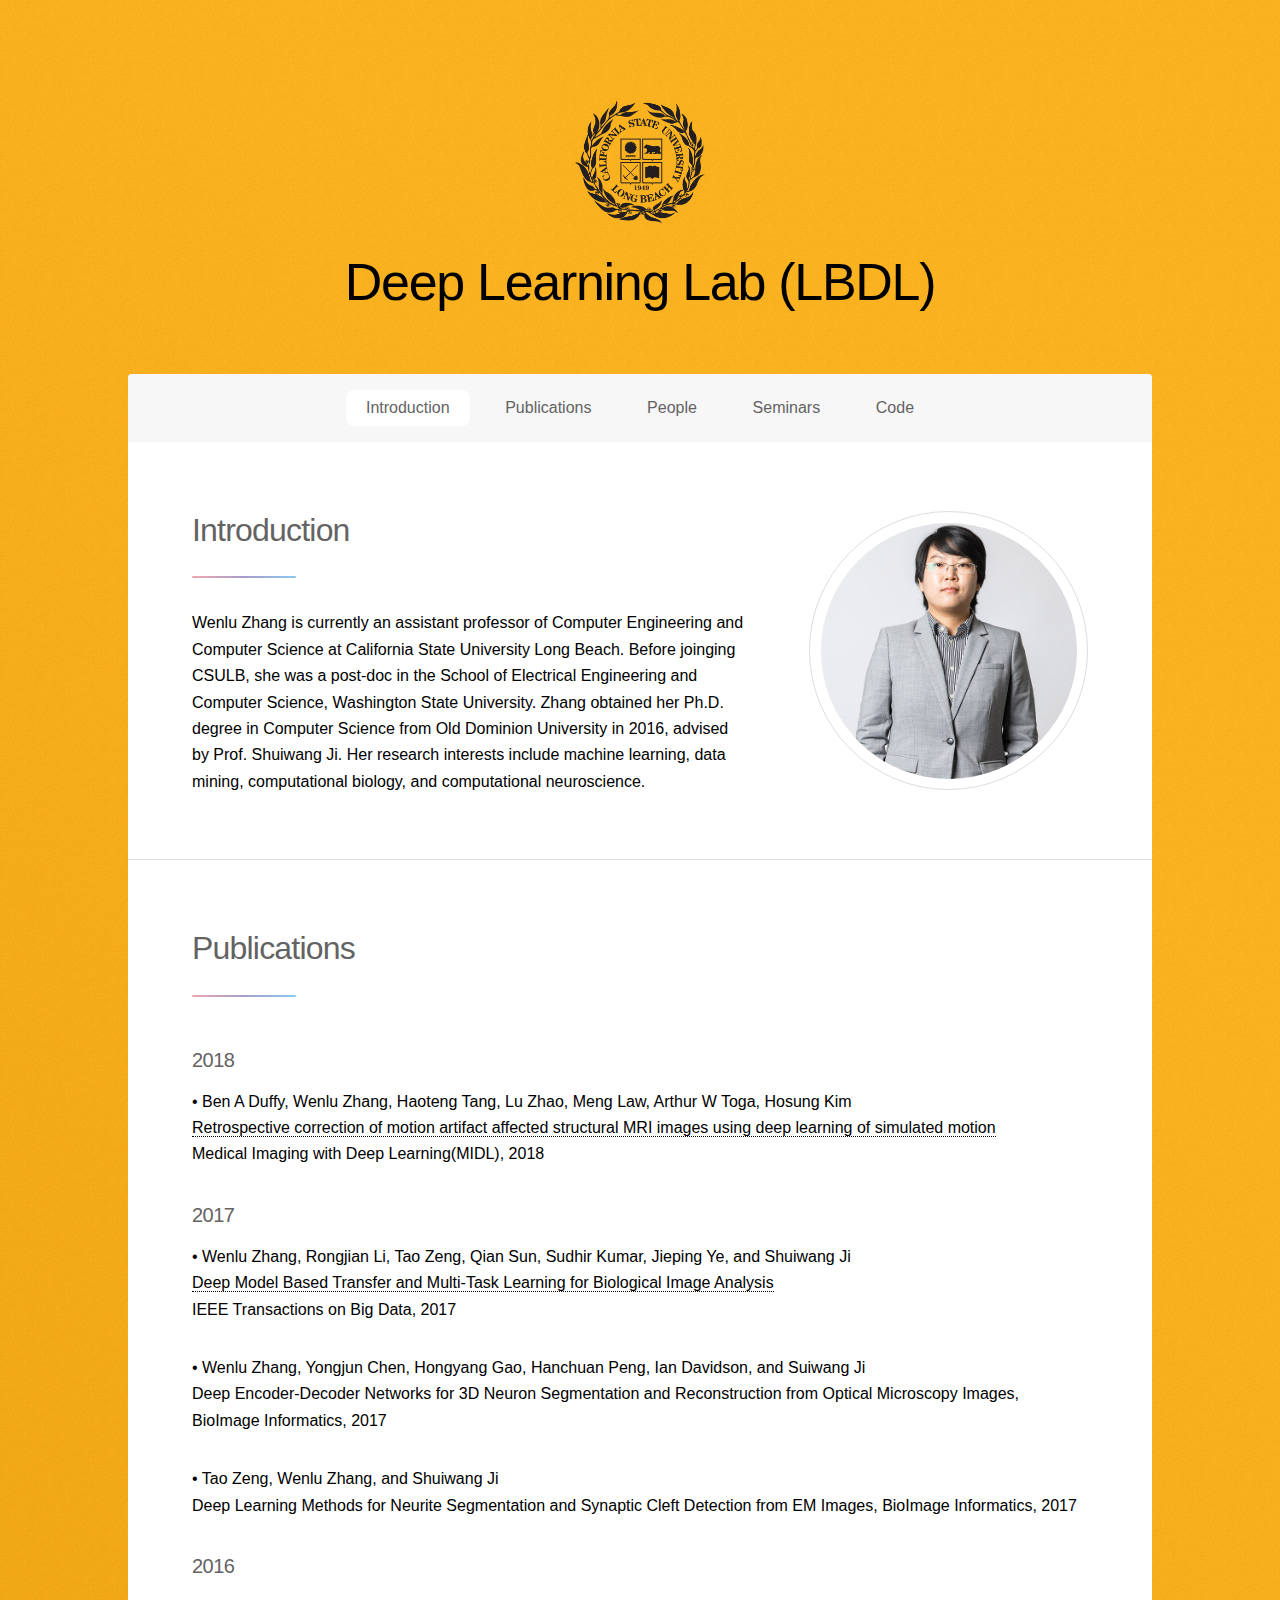
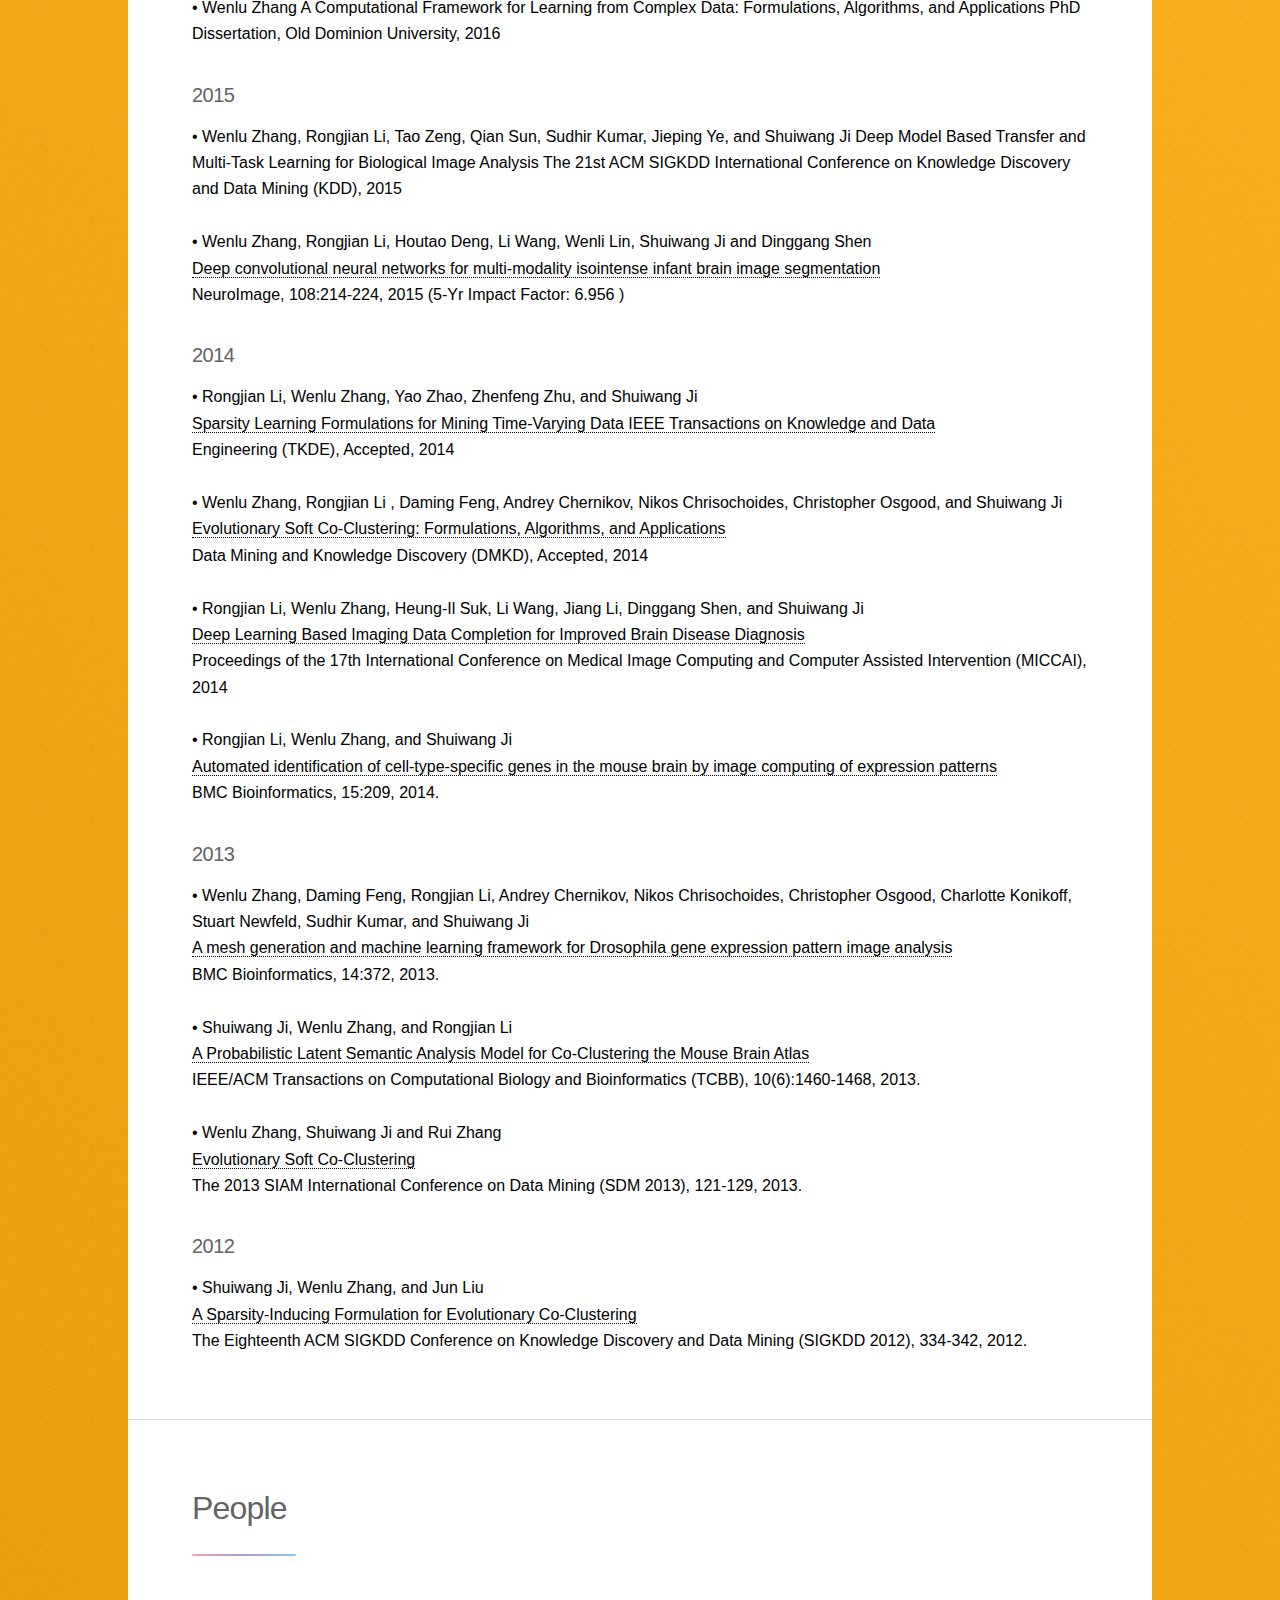
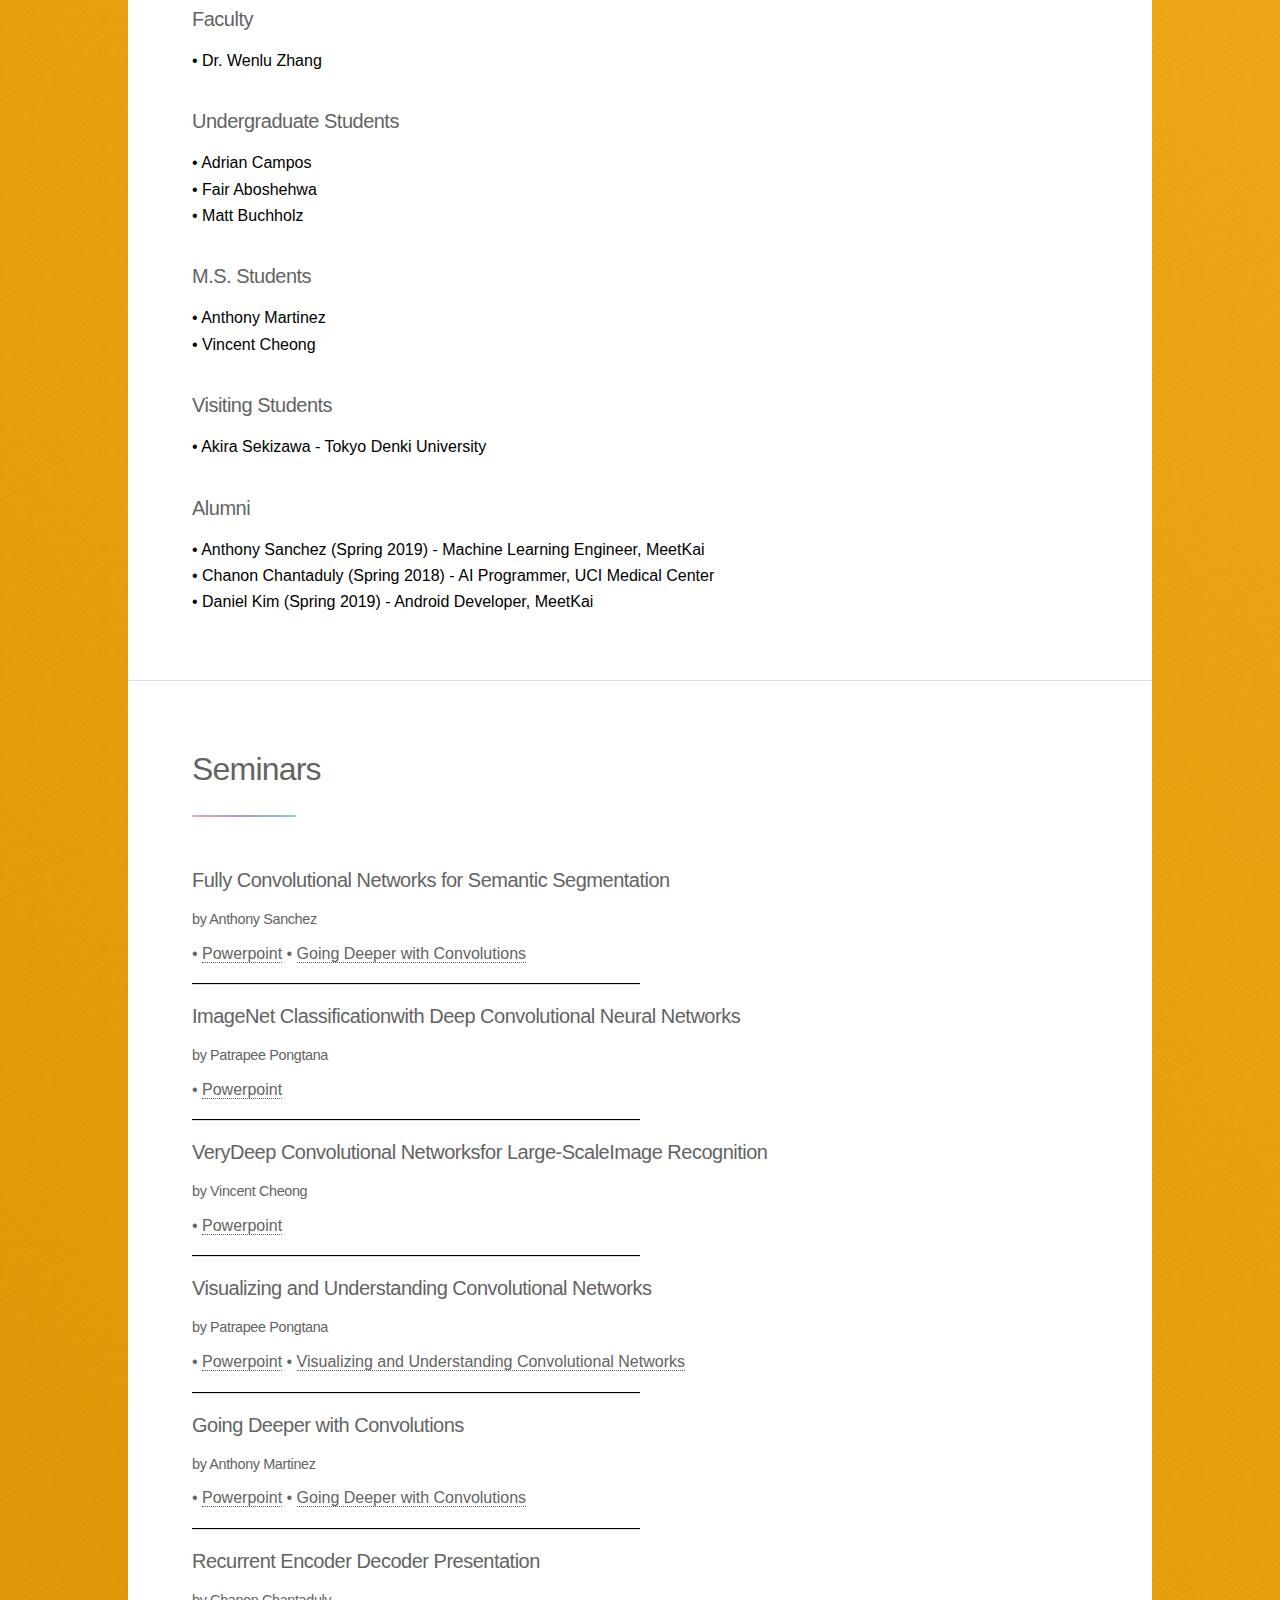
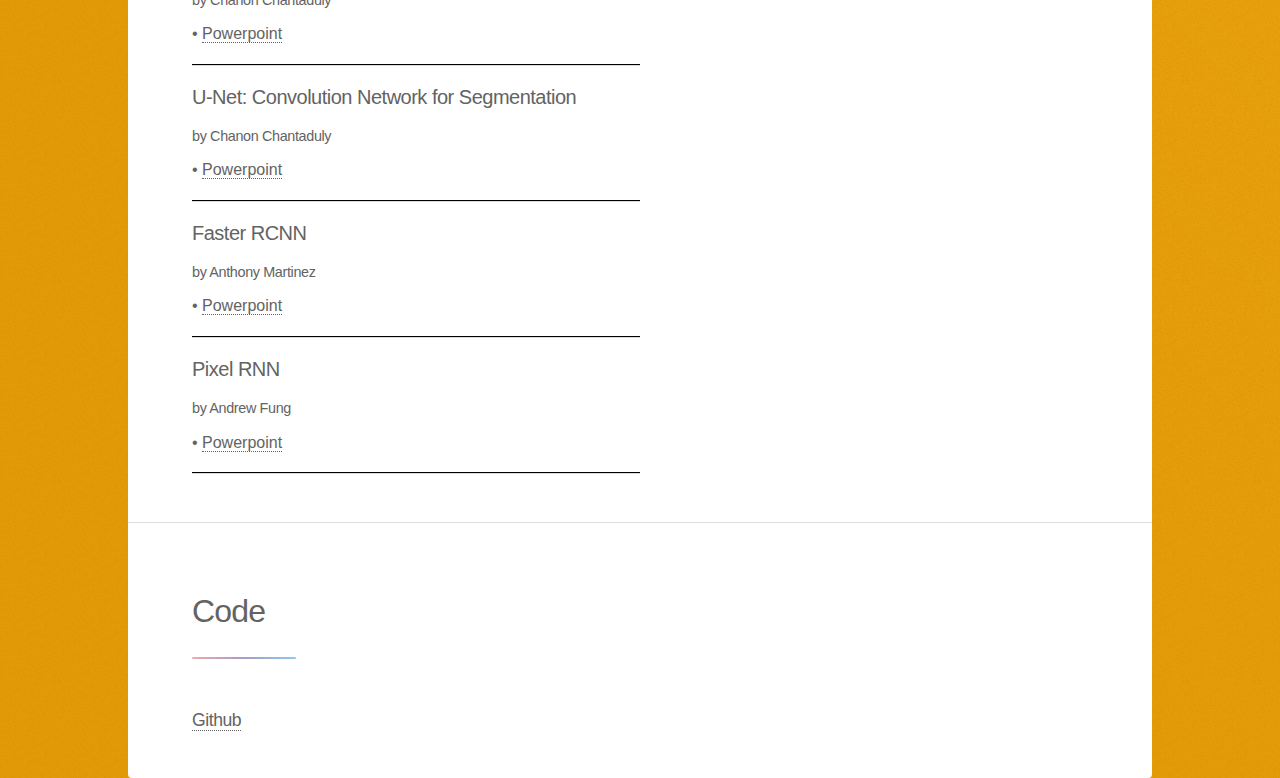
<file: index.html>
<!DOCTYPE HTML>
<!--
	Stellar by HTML5 UP
	html5up.net | @ajlkn
	Free for personal and commercial use under the CCA 3.0 license (html5up.net/license)
-->
<html>
	<head>
		<title>Deep Learning Lab (LBDL)</title>
		<meta charset="utf-8" />
		<meta name="viewport" content="width=device-width, initial-scale=1" />
		<!--[if lte IE 8]><script src="assets/js/ie/html5shiv.js"></script><![endif]-->
		<link rel="stylesheet" href="assets/css/main.css?v=0.0.12" />
		<!--[if lte IE 9]><link rel="stylesheet" href="assets/css/ie9.css" /><![endif]-->
		<!--[if lte IE 8]><link rel="stylesheet" href="assets/css/ie8.css" /><![endif]-->
	</head>
	<body>

		<!-- Wrapper -->
			<div id="wrapper">

				<!-- Header -->
					<header id="header" class="alt">
						<span class="logo"><img src="images/logo.png" alt="" /></span>
						<h1 style="color: #000000;">Deep Learning Lab (LBDL)</h1>
					</header>

				<!-- Nav -->
					<nav id="nav">
						<ul>
							<li><a href="#introduction" class="active">Introduction</a></li>
							<li><a href="#publications">Publications</a></li>
							<li><a href="#people">People</a></li>
							<li><a href="#seminars">Seminars</a></li>
							<li><a href="#code">Code</a></li>
						</ul>
					</nav>

				<!-- Main -->
					<div id="main">

						<!-- Introduction -->
							<section id="introduction" class="main">
								<div class="spotlight">
									<div class="content">
										<header class="major">
											<h2>Introduction</h2>
										</header>
										<p>
											Wenlu Zhang is currently an assistant professor of Computer Engineering and Computer Science at California State University Long Beach. Before joinging CSULB, she was a post-doc in the School of Electrical Engineering and Computer Science, Washington State University. Zhang obtained her Ph.D. degree in Computer Science from Old Dominion University in 2016, advised by Prof. Shuiwang Ji. Her research interests include machine learning, data mining, computational biology, and computational neuroscience.
										</p>
										<!-- <ul class="actions">
											<li><a href="https://en.wikipedia.org/wiki/Machine_learning" target="_blank" class="button">Learn More</a></li>
											<li><a href="http://www.csulb.edu/" target="_blank" class="button special">Enroll</a></li>
										</ul> -->
									</div>
									<span class="image"><img src="images/wenlu.jpg" alt="" /></span>
									<!-- <span class="image"><img src="images/pic01.jpg" alt="" /></span> -->
								</div>
							</section>

						<!-- First Section -->
							<section id="publications" class="main">
								<header class="major">
									<h2>Publications</h2>
								</header>
				
								<h3>2018</h3>
									<p>&bull; Ben A Duffy, Wenlu Zhang, Haoteng Tang, Lu Zhao, Meng Law, Arthur W Toga, Hosung Kim
									<br><a href="https://openreview.net/forum?id=H1hWfZnjM" target="_blank">Retrospective correction of motion artifact affected structural MRI images using deep learning of simulated motion</a><br>
										Medical Imaging with Deep Learning(MIDL), 2018									
								<h3>2017</h3>
									<p>&bull; Wenlu Zhang, Rongjian Li, Tao Zeng, Qian Sun, Sudhir Kumar, Jieping Ye, and Shuiwang Ji
									<br><a href="http://kumarlab.net/downloads/papers/ZhangJi15.pdf" target="_blank">Deep Model Based Transfer and Multi-Task Learning for Biological Image Analysis</a><br>
										IEEE Transactions on Big Data, 2017
										<br>
									
									<p>&bull; Wenlu Zhang, Yongjun Chen, Hongyang Gao, Hanchuan Peng, Ian Davidson, and Suiwang Ji
									<br>Deep Encoder-Decoder Networks for 3D Neuron Segmentation and Reconstruction from Optical Microscopy Images, BioImage Informatics, 2017
										<br>
									<p>&bull; Tao Zeng, Wenlu Zhang, and Shuiwang Ji
									<br>Deep Learning Methods for Neurite Segmentation and Synaptic Cleft Detection from EM Images, BioImage Informatics, 2017
								<h3>2016</h3>
									<p>&bull; Wenlu Zhang A Computational Framework for Learning from Complex Data: Formulations, Algorithms, and Applications PhD Dissertation, Old Dominion University, 2016</p>
								<h3>2015</h3>
									<p>&bull; Wenlu Zhang, Rongjian Li, Tao Zeng, Qian Sun, Sudhir Kumar, Jieping Ye, and Shuiwang Ji Deep Model Based Transfer and Multi-Task Learning for Biological Image Analysis The 21st ACM SIGKDD International Conference on Knowledge Discovery and Data Mining (KDD), 2015
										<br><br>
									&bull; Wenlu Zhang, Rongjian Li, Houtao Deng, Li Wang, Wenli Lin, Shuiwang Ji and Dinggang Shen
									<br><a href="https://www.sciencedirect.com/science/article/pii/S1053811914010660" target="_blank">Deep convolutional neural networks for multi-modality isointense infant brain image segmentation </a><br>
									NeuroImage, 108:214-224, 2015 (5-Yr Impact Factor: 6.956 )</p>
								<h3>2014</h3>
									<p>&bull; Rongjian Li, Wenlu Zhang, Yao Zhao, Zhenfeng Zhu, and Shuiwang Ji <br><a href="http://ieeexplore.ieee.org/Xplore/cookiedetectresponse.jsp">Sparsity Learning Formulations for Mining Time-Varying Data IEEE Transactions on Knowledge and Data</a><br> Engineering (TKDE), Accepted, 2014
										<br><br>
									&bull; Wenlu Zhang, Rongjian Li , Daming Feng, Andrey Chernikov, Nikos Chrisochoides, Christopher Osgood, and Shuiwang Ji
									<br><a href="https://link.springer.com/article/10.1007/s10618-014-0375-9" target="_blank"> Evolutionary Soft Co-Clustering: Formulations, Algorithms, and Applications</a><br>
									Data Mining and Knowledge Discovery (DMKD), Accepted, 2014
										<br><br>
									&bull; Rongjian Li, Wenlu Zhang, Heung-Il Suk, Li Wang, Jiang Li, Dinggang Shen, and Shuiwang Ji
									<br><a href="https://link.springer.com/chapter/10.1007/978-3-319-10443-0_39" target="_blank"> Deep Learning Based Imaging Data Completion for Improved Brain Disease Diagnosis</a><br>
									Proceedings of the 17th International Conference on Medical Image Computing and Computer Assisted Intervention (MICCAI), 2014
										<br><br>
									&bull; Rongjian Li, Wenlu Zhang, and Shuiwang Ji
									<br><a href="https://bmcbioinformatics.biomedcentral.com/articles/10.1186/1471-2105-15-209" target="_blank"> Automated identification of cell-type-specific genes in the mouse brain by image computing of expression patterns </a><br>
									BMC Bioinformatics, 15:209, 2014.</p>
								<h3>2013</h3>
									<p>&bull; Wenlu Zhang, Daming Feng, Rongjian Li, Andrey Chernikov, Nikos Chrisochoides, Christopher Osgood, Charlotte Konikoff, Stuart  Newfeld, Sudhir Kumar, and Shuiwang Ji <br><a href="https://bmcbioinformatics.biomedcentral.com/articles/10.1186/1471-2105-14-372" target="_blank"> A mesh generation and machine learning framework for Drosophila gene expression pattern image analysis</a><br> BMC Bioinformatics, 14:372, 2013.
										<br><br>
									&bull; Shuiwang Ji, Wenlu Zhang, and Rongjian Li 
									<br><a href="http://dl.acm.org/citation.cfm?id=2590796" target="_blank"> A Probabilistic Latent Semantic Analysis Model for Co-Clustering the Mouse Brain Atlas</a><br>
									IEEE/ACM Transactions on Computational Biology and Bioinformatics (TCBB), 10(6):1460-1468, 2013.
										<br><br>
									&bull; Wenlu Zhang, Shuiwang Ji and Rui Zhang 
									<br><a href="http://www.cs.odu.edu/~sji/papers/pdf/Zhang_SDM2013.pdf" target="_blank"> Evolutionary Soft Co-Clustering</a><br>
									The 2013 SIAM International Conference on Data Mining (SDM 2013), 121-129, 2013.</p>
								<h3>2012</h3>
									<p>&bull; Shuiwang Ji, Wenlu Zhang, and Jun Liu  <br><a href="http://www.cs.odu.edu/~sji/papers/pdf/Ji_KDD2012.pdf" target="_blank"> A Sparsity-Inducing Formulation for Evolutionary Co-Clustering</a><br> The Eighteenth ACM SIGKDD Conference on Knowledge Discovery and Data Mining (SIGKDD 2012), 334-342, 2012. </p>


							</section>

						<!-- Second Section -->
							<section id="people" class="main">
								<header class="major">
									<h2>People</h2>
								</header>
								<h3>Faculty</h3>
									<p>&bull; Dr. Wenlu Zhang</p>
								<h3>Undergraduate Students</h3>
									<p>
										&bull; Adrian Campos<br>
										&bull; Fair Aboshehwa<br>
										&bull; Matt Buchholz<br>
									</p>
								<h3>M.S. Students</h3>
									<p>
										&bull; Anthony Martinez<br>
										&bull; Vincent Cheong<br>
									</p>
								<h3>Visiting Students</h3>
									<p>
										&bull; Akira Sekizawa - Tokyo Denki University<br>
									</p>
								<h3>Alumni</h3>
									<p>
										&bull; Anthony Sanchez (Spring 2019) - Machine Learning Engineer, MeetKai<br>
										&bull; Chanon Chantaduly (Spring 2018) -  AI Programmer, UCI Medical Center<br>
										&bull; Daniel Kim (Spring 2019) - Android Developer, MeetKai<br>
									</p>
									
							</section>

						


							</section>

						


						<!-- Seminar -->
							<section id="seminars" class="main">
								<header class="major">
									<h2>Seminars</h2>
								</header>

								<!-- 1 -->
								<h3>Fully Convolutional Networks for Semantic Segmentation</h3>
								<h5>by Anthony Sanchez</h5>
									&bull; <a href="pdf/GoingDeeperwithConvolutions.pdf">Powerpoint</a>
									&bull; <a href="pdf/GoogLeNet.pdf">Going Deeper with Convolutions</a>


								<hr width="50%" style="height: 2px; color: black; background-color: black;">

								<!-- 2 -->
								<h3>ImageNet Classificationwith Deep Convolutional Neural Networks</h3>
								<h5>by Patrapee Pongtana</h5>
									&bull; <a href="pptx/ImageNetClassificationwithDeepConvolutionalNeuralNetworks.pptx">Powerpoint</a>

								<hr width="50%" style="height: 2px; color: black; background-color: black;">

								<!-- 3 -->
								<h3>VeryDeep Convolutional Networksfor Large-ScaleImage Recognition</h3>
								<h5>by Vincent Cheong</h5>
									&bull; <a href="pptx/VeryDeepConvolutionalNetworksforLarge-ScaleImageRecognition.pptx">Powerpoint</a><br>

								<hr width="50%" style="height: 2px; color: black; background-color: black;">

								<!-- 4 -->
								<h3>Visualizing and Understanding Convolutional Networks</h3>
								<h5>by Patrapee Pongtana</h5>
									&bull; <a href="pptx/visualizingNet.pptx">Powerpoint</a>
									&bull; <a href="pdf/visualizing.pdf">Visualizing and Understanding Convolutional Networks</a>								


								<hr width="50%" style="height: 2px; color: black; background-color: black;">

								<!-- 5 -->
								<h3>Going Deeper with Convolutions</h3>
								<h5>by Anthony Martinez</h5>
									&bull; <a href="pdf/GoingDeeperwithConvolutions.pdf">Powerpoint</a>
							  		&bull; <a href="pdf/GoogLeNet.pdf">Going Deeper with Convolutions</a>

							  	<hr width="50%" style="height: 2px; color: black; background-color: black;">

							  	<!-- 6 -->
							  	<h3>Recurrent Encoder Decoder Presentation</h3>
							  	<h5>by Chanon Chantaduly</h5>
							  		&bull; <a href="pptx/RecurrentEncoderDecoderPresentation.pptx">Powerpoint</a>

							  	<hr width="50%" style="height: 2px; color: black; background-color: black;">

							  	<!-- 7 -->
							  	<h3>U-Net: Convolution Network for Segmentation</h3>
							  	<h5>by Chanon Chantaduly</h5>
							  		&bull; <a href="pptx/U-Netpresentation.pptx">Powerpoint</a>

							  	<hr width="50%" style="height: 2px; color: black; background-color: black;">

							  	<!-- 8 -->
							  	<h3>Faster RCNN</h3>
							  	<h5>by Anthony Martinez</h5>
							  		&bull; <a href="pptx/faster_rcnn.pptx">Powerpoint</a>

							  	<hr width="50%" style="height: 2px; color: black; background-color: black;">

							  	<!-- 9 -->
							  	<h3>Pixel RNN</h3>
							  	<h5>by Andrew Fung</h5>
							  		&bull; <a href="pptx/PixelRNN.pptx">Powerpoint</a>
								
								<hr width="50%" style="height: 2px; color: black; background-color: black;">

							</section>

						<!-- Code -->
							<section id="code" class="main">
								<header class="major">
									<h2>Code</h2>
								</header>

								<!-- 1 -->
								<h4><a href="https://github.com/csulb-ml/code">Github</a></h4>
									
							</section>

					</div>


			</div>

		<!-- Scripts -->
			<script src="assets/js/jquery.min.js"></script>
			<script src="assets/js/jquery.scrollex.min.js"></script>
			<script src="assets/js/jquery.scrolly.min.js"></script>
			<script src="assets/js/skel.min.js"></script>
			<script src="assets/js/util.js"></script>
			<!--[if lte IE 8]><script src="assets/js/ie/respond.min.js"></script><![endif]-->
			<script src="assets/js/main.js"></script>





			<!-- div slide -->
			<script>
			var slideIndex = 1;
			showSlides(slideIndex);

			function plusSlides(n) {
			  showSlides(slideIndex += n);
			}

			function currentSlide(n) {
			  showSlides(slideIndex = n);
			}

			function showSlides(n) {
			  var i;
			  var slides = document.getElementsByClassName("mySlides");
			  var dots = document.getElementsByClassName("dot");
			  if (n > slides.length) {slideIndex = 1}    
			  if (n < 1) {slideIndex = slides.length}
			  for (i = 0; i < slides.length; i++) {
			      slides[i].style.display = "none";  
			  }
			  for (i = 0; i < dots.length; i++) {
			      dots[i].className = dots[i].className.replace(" active", "");
			  }
			  slides[slideIndex-1].style.display = "block";  
			  dots[slideIndex-1].className += " active";
			}
			</script>

	</body>
</html>
</file>
<file: assets/css/ie9.css>
/*
	Stellar by HTML5 UP
	html5up.net | @ajlkn
	Free for personal and commercial use under the CCA 3.0 license (html5up.net/license)
*/

/* Spotlight */

	.spotlight:after {
		content: '';
		display: block;
		clear: both;
	}

	.spotlight .content {
		float: left;
		width: 60%;
	}

	.spotlight .image {
		float: left;
	}

/* Features */

	.features:after {
		content: '';
		display: block;
		clear: both;
	}

	.features li {
		float: left;
	}

/* Statistics */

	.statistics {
		display: inline-block;
		width: auto;
	}

		.statistics:after {
			content: '';
			display: block;
			clear: both;
		}

		.statistics li {
			float: left;
			padding: 1.5em 2.5em;
		}

/* Footer */

	#footer > * {
		float: left;
	}

	#footer .copyright {
		clear: both;
	}
</file>
<file: assets/css/ie8.css>
/*
	Stellar by HTML5 UP
	html5up.net | @ajlkn
	Free for personal and commercial use under the CCA 3.0 license (html5up.net/license)
*/

/* Type */

	body {
		color: #ffffff;
	}

/* Button */

	.button {
		position: relative;
		border: solid 1px !important;
	}

		.button.special {
			border: none !important;
		}

/* Icon */

	.icon.major {
		-ms-behavior: url("assets/js/ie/PIE.htc");
	}

		.icon.major:before {
			font-size: 4em;
			border: 0;
		}

/* Spotlight */

	.spotlight .image {
		position: relative;
		-ms-behavior: url("assets/js/ie/PIE.htc");
	}

		.spotlight .image img {
			position: relative;
			-ms-behavior: url("assets/js/ie/PIE.htc");
		}

/* Features */

	.features li {
		width: 29%;
	}

/* Footer */

	#footer > * {
		width: 50%;
		margin-left: 0;
	}

/* Main */

	#main > .main > .image.main:first-child {
		margin-top: 0;
		margin-left: 0;
		width: 100%;
	}
</file>
<file: assets/css/main.css>
@import url(font-awesome.min.css);
@import "https://fonts.googleapis.com/css?family=Source+Sans+Pro:300,400";

/*
	Stellar by HTML5 UP
	html5up.net | @ajlkn
	Free for personal and commercial use under the CCA 3.0 license (html5up.net/license)
*/

/* Reset */

	html, body, div, span, applet, object, iframe, h1, h2, h3, h4, h5, h6, p, blockquote, pre, a, abbr, acronym, address, big, cite, code, del, dfn, em, img, ins, kbd, q, s, samp, small, strike, strong, sub, sup, tt, var, b, u, i, center, dl, dt, dd, ol, ul, li, fieldset, form, label, legend, table, caption, tbody, tfoot, thead, tr, th, td, article, aside, canvas, details, embed, figure, figcaption, footer, header, hgroup, menu, nav, output, ruby, section, summary, time, mark, audio, video {
		margin: 0;
		padding: 0;
		border: 0;
		font-size: 100%;
		font: inherit;
		vertical-align: baseline;
	}

	article, aside, details, figcaption, figure, footer, header, hgroup, menu, nav, section {
		display: block;
	}

	body {
		line-height: 1;
	}

	ol, ul {
		list-style: none;
	}

	blockquote, q {
		quotes: none;
	}

	blockquote:before, blockquote:after, q:before, q:after {
		content: '';
		content: none;
	}

	table {
		border-collapse: collapse;
		border-spacing: 0;
	}

	body {
		-webkit-text-size-adjust: none;
	}

/* Box Model */

	*, *:before, *:after {
		-moz-box-sizing: border-box;
		-webkit-box-sizing: border-box;
		box-sizing: border-box;
	}

/* Grid */

	.row {
		border-bottom: solid 1px transparent;
		-moz-box-sizing: border-box;
		-webkit-box-sizing: border-box;
		box-sizing: border-box;
	}

	.row > * {
		float: left;
		-moz-box-sizing: border-box;
		-webkit-box-sizing: border-box;
		box-sizing: border-box;
	}

	.row:after, .row:before {
		content: '';
		display: block;
		clear: both;
		height: 0;
	}

	.row.uniform > * > :first-child {
		margin-top: 0;
	}

	.row.uniform > * > :last-child {
		margin-bottom: 0;
	}

	.row.\30 \25 > * {
		padding: 0 0 0 0em;
	}

	.row.\30 \25 {
		margin: 0 0 -1px 0em;
	}

	.row.uniform.\30 \25 > * {
		padding: 0em 0 0 0em;
	}

	.row.uniform.\30 \25 {
		margin: 0em 0 -1px 0em;
	}

	.row > * {
		padding: 0 0 0 1.5em;
	}

	.row {
		margin: 0 0 -1px -1.5em;
	}

	.row.uniform > * {
		padding: 1.5em 0 0 1.5em;
	}

	.row.uniform {
		margin: -1.5em 0 -1px -1.5em;
	}

	.row.\32 00\25 > * {
		padding: 0 0 0 3em;
	}

	.row.\32 00\25 {
		margin: 0 0 -1px -3em;
	}

	.row.uniform.\32 00\25 > * {
		padding: 3em 0 0 3em;
	}

	.row.uniform.\32 00\25 {
		margin: -3em 0 -1px -3em;
	}

	.row.\31 50\25 > * {
		padding: 0 0 0 2.25em;
	}

	.row.\31 50\25 {
		margin: 0 0 -1px -2.25em;
	}

	.row.uniform.\31 50\25 > * {
		padding: 2.25em 0 0 2.25em;
	}

	.row.uniform.\31 50\25 {
		margin: -2.25em 0 -1px -2.25em;
	}

	.row.\35 0\25 > * {
		padding: 0 0 0 0.75em;
	}

	.row.\35 0\25 {
		margin: 0 0 -1px -0.75em;
	}

	.row.uniform.\35 0\25 > * {
		padding: 0.75em 0 0 0.75em;
	}

	.row.uniform.\35 0\25 {
		margin: -0.75em 0 -1px -0.75em;
	}

	.row.\32 5\25 > * {
		padding: 0 0 0 0.375em;
	}

	.row.\32 5\25 {
		margin: 0 0 -1px -0.375em;
	}

	.row.uniform.\32 5\25 > * {
		padding: 0.375em 0 0 0.375em;
	}

	.row.uniform.\32 5\25 {
		margin: -0.375em 0 -1px -0.375em;
	}

	.\31 2u, .\31 2u\24 {
		width: 100%;
		clear: none;
		margin-left: 0;
	}

	.\31 1u, .\31 1u\24 {
		width: 91.6666666667%;
		clear: none;
		margin-left: 0;
	}

	.\31 0u, .\31 0u\24 {
		width: 83.3333333333%;
		clear: none;
		margin-left: 0;
	}

	.\39 u, .\39 u\24 {
		width: 75%;
		clear: none;
		margin-left: 0;
	}

	.\38 u, .\38 u\24 {
		width: 66.6666666667%;
		clear: none;
		margin-left: 0;
	}

	.\37 u, .\37 u\24 {
		width: 58.3333333333%;
		clear: none;
		margin-left: 0;
	}

	.\36 u, .\36 u\24 {
		width: 50%;
		clear: none;
		margin-left: 0;
	}

	.\35 u, .\35 u\24 {
		width: 41.6666666667%;
		clear: none;
		margin-left: 0;
	}

	.\34 u, .\34 u\24 {
		width: 33.3333333333%;
		clear: none;
		margin-left: 0;
	}

	.\33 u, .\33 u\24 {
		width: 25%;
		clear: none;
		margin-left: 0;
	}

	.\32 u, .\32 u\24 {
		width: 16.6666666667%;
		clear: none;
		margin-left: 0;
	}

	.\31 u, .\31 u\24 {
		width: 8.3333333333%;
		clear: none;
		margin-left: 0;
	}

	.\31 2u\24 + *,
	.\31 1u\24 + *,
	.\31 0u\24 + *,
	.\39 u\24 + *,
	.\38 u\24 + *,
	.\37 u\24 + *,
	.\36 u\24 + *,
	.\35 u\24 + *,
	.\34 u\24 + *,
	.\33 u\24 + *,
	.\32 u\24 + *,
	.\31 u\24 + * {
		clear: left;
	}

	.\-11u {
		margin-left: 91.66667%;
	}

	.\-10u {
		margin-left: 83.33333%;
	}

	.\-9u {
		margin-left: 75%;
	}

	.\-8u {
		margin-left: 66.66667%;
	}

	.\-7u {
		margin-left: 58.33333%;
	}

	.\-6u {
		margin-left: 50%;
	}

	.\-5u {
		margin-left: 41.66667%;
	}

	.\-4u {
		margin-left: 33.33333%;
	}

	.\-3u {
		margin-left: 25%;
	}

	.\-2u {
		margin-left: 16.66667%;
	}

	.\-1u {
		margin-left: 8.33333%;
	}

	@media screen and (max-width: 1680px) {

		.row > * {
			padding: 0 0 0 1.5em;
		}

		.row {
			margin: 0 0 -1px -1.5em;
		}

		.row.uniform > * {
			padding: 1.5em 0 0 1.5em;
		}

		.row.uniform {
			margin: -1.5em 0 -1px -1.5em;
		}

		.row.\32 00\25 > * {
			padding: 0 0 0 3em;
		}

		.row.\32 00\25 {
			margin: 0 0 -1px -3em;
		}

		.row.uniform.\32 00\25 > * {
			padding: 3em 0 0 3em;
		}

		.row.uniform.\32 00\25 {
			margin: -3em 0 -1px -3em;
		}

		.row.\31 50\25 > * {
			padding: 0 0 0 2.25em;
		}

		.row.\31 50\25 {
			margin: 0 0 -1px -2.25em;
		}

		.row.uniform.\31 50\25 > * {
			padding: 2.25em 0 0 2.25em;
		}

		.row.uniform.\31 50\25 {
			margin: -2.25em 0 -1px -2.25em;
		}

		.row.\35 0\25 > * {
			padding: 0 0 0 0.75em;
		}

		.row.\35 0\25 {
			margin: 0 0 -1px -0.75em;
		}

		.row.uniform.\35 0\25 > * {
			padding: 0.75em 0 0 0.75em;
		}

		.row.uniform.\35 0\25 {
			margin: -0.75em 0 -1px -0.75em;
		}

		.row.\32 5\25 > * {
			padding: 0 0 0 0.375em;
		}

		.row.\32 5\25 {
			margin: 0 0 -1px -0.375em;
		}

		.row.uniform.\32 5\25 > * {
			padding: 0.375em 0 0 0.375em;
		}

		.row.uniform.\32 5\25 {
			margin: -0.375em 0 -1px -0.375em;
		}

		.\31 2u\28xlarge\29, .\31 2u\24\28xlarge\29 {
			width: 100%;
			clear: none;
			margin-left: 0;
		}

		.\31 1u\28xlarge\29, .\31 1u\24\28xlarge\29 {
			width: 91.6666666667%;
			clear: none;
			margin-left: 0;
		}

		.\31 0u\28xlarge\29, .\31 0u\24\28xlarge\29 {
			width: 83.3333333333%;
			clear: none;
			margin-left: 0;
		}

		.\39 u\28xlarge\29, .\39 u\24\28xlarge\29 {
			width: 75%;
			clear: none;
			margin-left: 0;
		}

		.\38 u\28xlarge\29, .\38 u\24\28xlarge\29 {
			width: 66.6666666667%;
			clear: none;
			margin-left: 0;
		}

		.\37 u\28xlarge\29, .\37 u\24\28xlarge\29 {
			width: 58.3333333333%;
			clear: none;
			margin-left: 0;
		}

		.\36 u\28xlarge\29, .\36 u\24\28xlarge\29 {
			width: 50%;
			clear: none;
			margin-left: 0;
		}

		.\35 u\28xlarge\29, .\35 u\24\28xlarge\29 {
			width: 41.6666666667%;
			clear: none;
			margin-left: 0;
		}

		.\34 u\28xlarge\29, .\34 u\24\28xlarge\29 {
			width: 33.3333333333%;
			clear: none;
			margin-left: 0;
		}

		.\33 u\28xlarge\29, .\33 u\24\28xlarge\29 {
			width: 25%;
			clear: none;
			margin-left: 0;
		}

		.\32 u\28xlarge\29, .\32 u\24\28xlarge\29 {
			width: 16.6666666667%;
			clear: none;
			margin-left: 0;
		}

		.\31 u\28xlarge\29, .\31 u\24\28xlarge\29 {
			width: 8.3333333333%;
			clear: none;
			margin-left: 0;
		}

		.\31 2u\24\28xlarge\29 + *,
		.\31 1u\24\28xlarge\29 + *,
		.\31 0u\24\28xlarge\29 + *,
		.\39 u\24\28xlarge\29 + *,
		.\38 u\24\28xlarge\29 + *,
		.\37 u\24\28xlarge\29 + *,
		.\36 u\24\28xlarge\29 + *,
		.\35 u\24\28xlarge\29 + *,
		.\34 u\24\28xlarge\29 + *,
		.\33 u\24\28xlarge\29 + *,
		.\32 u\24\28xlarge\29 + *,
		.\31 u\24\28xlarge\29 + * {
			clear: left;
		}

		.\-11u\28xlarge\29 {
			margin-left: 91.66667%;
		}

		.\-10u\28xlarge\29 {
			margin-left: 83.33333%;
		}

		.\-9u\28xlarge\29 {
			margin-left: 75%;
		}

		.\-8u\28xlarge\29 {
			margin-left: 66.66667%;
		}

		.\-7u\28xlarge\29 {
			margin-left: 58.33333%;
		}

		.\-6u\28xlarge\29 {
			margin-left: 50%;
		}

		.\-5u\28xlarge\29 {
			margin-left: 41.66667%;
		}

		.\-4u\28xlarge\29 {
			margin-left: 33.33333%;
		}

		.\-3u\28xlarge\29 {
			margin-left: 25%;
		}

		.\-2u\28xlarge\29 {
			margin-left: 16.66667%;
		}

		.\-1u\28xlarge\29 {
			margin-left: 8.33333%;
		}

	}

	@media screen and (max-width: 1280px) {

		.row > * {
			padding: 0 0 0 1.5em;
		}

		.row {
			margin: 0 0 -1px -1.5em;
		}

		.row.uniform > * {
			padding: 1.5em 0 0 1.5em;
		}

		.row.uniform {
			margin: -1.5em 0 -1px -1.5em;
		}

		.row.\32 00\25 > * {
			padding: 0 0 0 3em;
		}

		.row.\32 00\25 {
			margin: 0 0 -1px -3em;
		}

		.row.uniform.\32 00\25 > * {
			padding: 3em 0 0 3em;
		}

		.row.uniform.\32 00\25 {
			margin: -3em 0 -1px -3em;
		}

		.row.\31 50\25 > * {
			padding: 0 0 0 2.25em;
		}

		.row.\31 50\25 {
			margin: 0 0 -1px -2.25em;
		}

		.row.uniform.\31 50\25 > * {
			padding: 2.25em 0 0 2.25em;
		}

		.row.uniform.\31 50\25 {
			margin: -2.25em 0 -1px -2.25em;
		}

		.row.\35 0\25 > * {
			padding: 0 0 0 0.75em;
		}

		.row.\35 0\25 {
			margin: 0 0 -1px -0.75em;
		}

		.row.uniform.\35 0\25 > * {
			padding: 0.75em 0 0 0.75em;
		}

		.row.uniform.\35 0\25 {
			margin: -0.75em 0 -1px -0.75em;
		}

		.row.\32 5\25 > * {
			padding: 0 0 0 0.375em;
		}

		.row.\32 5\25 {
			margin: 0 0 -1px -0.375em;
		}

		.row.uniform.\32 5\25 > * {
			padding: 0.375em 0 0 0.375em;
		}

		.row.uniform.\32 5\25 {
			margin: -0.375em 0 -1px -0.375em;
		}

		.\31 2u\28large\29, .\31 2u\24\28large\29 {
			width: 100%;
			clear: none;
			margin-left: 0;
		}

		.\31 1u\28large\29, .\31 1u\24\28large\29 {
			width: 91.6666666667%;
			clear: none;
			margin-left: 0;
		}

		.\31 0u\28large\29, .\31 0u\24\28large\29 {
			width: 83.3333333333%;
			clear: none;
			margin-left: 0;
		}

		.\39 u\28large\29, .\39 u\24\28large\29 {
			width: 75%;
			clear: none;
			margin-left: 0;
		}

		.\38 u\28large\29, .\38 u\24\28large\29 {
			width: 66.6666666667%;
			clear: none;
			margin-left: 0;
		}

		.\37 u\28large\29, .\37 u\24\28large\29 {
			width: 58.3333333333%;
			clear: none;
			margin-left: 0;
		}

		.\36 u\28large\29, .\36 u\24\28large\29 {
			width: 50%;
			clear: none;
			margin-left: 0;
		}

		.\35 u\28large\29, .\35 u\24\28large\29 {
			width: 41.6666666667%;
			clear: none;
			margin-left: 0;
		}

		.\34 u\28large\29, .\34 u\24\28large\29 {
			width: 33.3333333333%;
			clear: none;
			margin-left: 0;
		}

		.\33 u\28large\29, .\33 u\24\28large\29 {
			width: 25%;
			clear: none;
			margin-left: 0;
		}

		.\32 u\28large\29, .\32 u\24\28large\29 {
			width: 16.6666666667%;
			clear: none;
			margin-left: 0;
		}

		.\31 u\28large\29, .\31 u\24\28large\29 {
			width: 8.3333333333%;
			clear: none;
			margin-left: 0;
		}

		.\31 2u\24\28large\29 + *,
		.\31 1u\24\28large\29 + *,
		.\31 0u\24\28large\29 + *,
		.\39 u\24\28large\29 + *,
		.\38 u\24\28large\29 + *,
		.\37 u\24\28large\29 + *,
		.\36 u\24\28large\29 + *,
		.\35 u\24\28large\29 + *,
		.\34 u\24\28large\29 + *,
		.\33 u\24\28large\29 + *,
		.\32 u\24\28large\29 + *,
		.\31 u\24\28large\29 + * {
			clear: left;
		}

		.\-11u\28large\29 {
			margin-left: 91.66667%;
		}

		.\-10u\28large\29 {
			margin-left: 83.33333%;
		}

		.\-9u\28large\29 {
			margin-left: 75%;
		}

		.\-8u\28large\29 {
			margin-left: 66.66667%;
		}

		.\-7u\28large\29 {
			margin-left: 58.33333%;
		}

		.\-6u\28large\29 {
			margin-left: 50%;
		}

		.\-5u\28large\29 {
			margin-left: 41.66667%;
		}

		.\-4u\28large\29 {
			margin-left: 33.33333%;
		}

		.\-3u\28large\29 {
			margin-left: 25%;
		}

		.\-2u\28large\29 {
			margin-left: 16.66667%;
		}

		.\-1u\28large\29 {
			margin-left: 8.33333%;
		}

	}

	@media screen and (max-width: 980px) {

		.row > * {
			padding: 0 0 0 1.5em;
		}

		.row {
			margin: 0 0 -1px -1.5em;
		}

		.row.uniform > * {
			padding: 1.5em 0 0 1.5em;
		}

		.row.uniform {
			margin: -1.5em 0 -1px -1.5em;
		}

		.row.\32 00\25 > * {
			padding: 0 0 0 3em;
		}

		.row.\32 00\25 {
			margin: 0 0 -1px -3em;
		}

		.row.uniform.\32 00\25 > * {
			padding: 3em 0 0 3em;
		}

		.row.uniform.\32 00\25 {
			margin: -3em 0 -1px -3em;
		}

		.row.\31 50\25 > * {
			padding: 0 0 0 2.25em;
		}

		.row.\31 50\25 {
			margin: 0 0 -1px -2.25em;
		}

		.row.uniform.\31 50\25 > * {
			padding: 2.25em 0 0 2.25em;
		}

		.row.uniform.\31 50\25 {
			margin: -2.25em 0 -1px -2.25em;
		}

		.row.\35 0\25 > * {
			padding: 0 0 0 0.75em;
		}

		.row.\35 0\25 {
			margin: 0 0 -1px -0.75em;
		}

		.row.uniform.\35 0\25 > * {
			padding: 0.75em 0 0 0.75em;
		}

		.row.uniform.\35 0\25 {
			margin: -0.75em 0 -1px -0.75em;
		}

		.row.\32 5\25 > * {
			padding: 0 0 0 0.375em;
		}

		.row.\32 5\25 {
			margin: 0 0 -1px -0.375em;
		}

		.row.uniform.\32 5\25 > * {
			padding: 0.375em 0 0 0.375em;
		}

		.row.uniform.\32 5\25 {
			margin: -0.375em 0 -1px -0.375em;
		}

		.\31 2u\28medium\29, .\31 2u\24\28medium\29 {
			width: 100%;
			clear: none;
			margin-left: 0;
		}

		.\31 1u\28medium\29, .\31 1u\24\28medium\29 {
			width: 91.6666666667%;
			clear: none;
			margin-left: 0;
		}

		.\31 0u\28medium\29, .\31 0u\24\28medium\29 {
			width: 83.3333333333%;
			clear: none;
			margin-left: 0;
		}

		.\39 u\28medium\29, .\39 u\24\28medium\29 {
			width: 75%;
			clear: none;
			margin-left: 0;
		}

		.\38 u\28medium\29, .\38 u\24\28medium\29 {
			width: 66.6666666667%;
			clear: none;
			margin-left: 0;
		}

		.\37 u\28medium\29, .\37 u\24\28medium\29 {
			width: 58.3333333333%;
			clear: none;
			margin-left: 0;
		}

		.\36 u\28medium\29, .\36 u\24\28medium\29 {
			width: 50%;
			clear: none;
			margin-left: 0;
		}

		.\35 u\28medium\29, .\35 u\24\28medium\29 {
			width: 41.6666666667%;
			clear: none;
			margin-left: 0;
		}

		.\34 u\28medium\29, .\34 u\24\28medium\29 {
			width: 33.3333333333%;
			clear: none;
			margin-left: 0;
		}

		.\33 u\28medium\29, .\33 u\24\28medium\29 {
			width: 25%;
			clear: none;
			margin-left: 0;
		}

		.\32 u\28medium\29, .\32 u\24\28medium\29 {
			width: 16.6666666667%;
			clear: none;
			margin-left: 0;
		}

		.\31 u\28medium\29, .\31 u\24\28medium\29 {
			width: 8.3333333333%;
			clear: none;
			margin-left: 0;
		}

		.\31 2u\24\28medium\29 + *,
		.\31 1u\24\28medium\29 + *,
		.\31 0u\24\28medium\29 + *,
		.\39 u\24\28medium\29 + *,
		.\38 u\24\28medium\29 + *,
		.\37 u\24\28medium\29 + *,
		.\36 u\24\28medium\29 + *,
		.\35 u\24\28medium\29 + *,
		.\34 u\24\28medium\29 + *,
		.\33 u\24\28medium\29 + *,
		.\32 u\24\28medium\29 + *,
		.\31 u\24\28medium\29 + * {
			clear: left;
		}

		.\-11u\28medium\29 {
			margin-left: 91.66667%;
		}

		.\-10u\28medium\29 {
			margin-left: 83.33333%;
		}

		.\-9u\28medium\29 {
			margin-left: 75%;
		}

		.\-8u\28medium\29 {
			margin-left: 66.66667%;
		}

		.\-7u\28medium\29 {
			margin-left: 58.33333%;
		}

		.\-6u\28medium\29 {
			margin-left: 50%;
		}

		.\-5u\28medium\29 {
			margin-left: 41.66667%;
		}

		.\-4u\28medium\29 {
			margin-left: 33.33333%;
		}

		.\-3u\28medium\29 {
			margin-left: 25%;
		}

		.\-2u\28medium\29 {
			margin-left: 16.66667%;
		}

		.\-1u\28medium\29 {
			margin-left: 8.33333%;
		}

	}

	@media screen and (max-width: 736px) {

		.row > * {
			padding: 0 0 0 1em;
		}

		.row {
			margin: 0 0 -1px -1em;
		}

		.row.uniform > * {
			padding: 1em 0 0 1em;
		}

		.row.uniform {
			margin: -1em 0 -1px -1em;
		}

		.row.\32 00\25 > * {
			padding: 0 0 0 2em;
		}

		.row.\32 00\25 {
			margin: 0 0 -1px -2em;
		}

		.row.uniform.\32 00\25 > * {
			padding: 2em 0 0 2em;
		}

		.row.uniform.\32 00\25 {
			margin: -2em 0 -1px -2em;
		}

		.row.\31 50\25 > * {
			padding: 0 0 0 1.5em;
		}

		.row.\31 50\25 {
			margin: 0 0 -1px -1.5em;
		}

		.row.uniform.\31 50\25 > * {
			padding: 1.5em 0 0 1.5em;
		}

		.row.uniform.\31 50\25 {
			margin: -1.5em 0 -1px -1.5em;
		}

		.row.\35 0\25 > * {
			padding: 0 0 0 0.5em;
		}

		.row.\35 0\25 {
			margin: 0 0 -1px -0.5em;
		}

		.row.uniform.\35 0\25 > * {
			padding: 0.5em 0 0 0.5em;
		}

		.row.uniform.\35 0\25 {
			margin: -0.5em 0 -1px -0.5em;
		}

		.row.\32 5\25 > * {
			padding: 0 0 0 0.25em;
		}

		.row.\32 5\25 {
			margin: 0 0 -1px -0.25em;
		}

		.row.uniform.\32 5\25 > * {
			padding: 0.25em 0 0 0.25em;
		}

		.row.uniform.\32 5\25 {
			margin: -0.25em 0 -1px -0.25em;
		}

		.\31 2u\28small\29, .\31 2u\24\28small\29 {
			width: 100%;
			clear: none;
			margin-left: 0;
		}

		.\31 1u\28small\29, .\31 1u\24\28small\29 {
			width: 91.6666666667%;
			clear: none;
			margin-left: 0;
		}

		.\31 0u\28small\29, .\31 0u\24\28small\29 {
			width: 83.3333333333%;
			clear: none;
			margin-left: 0;
		}

		.\39 u\28small\29, .\39 u\24\28small\29 {
			width: 75%;
			clear: none;
			margin-left: 0;
		}

		.\38 u\28small\29, .\38 u\24\28small\29 {
			width: 66.6666666667%;
			clear: none;
			margin-left: 0;
		}

		.\37 u\28small\29, .\37 u\24\28small\29 {
			width: 58.3333333333%;
			clear: none;
			margin-left: 0;
		}

		.\36 u\28small\29, .\36 u\24\28small\29 {
			width: 50%;
			clear: none;
			margin-left: 0;
		}

		.\35 u\28small\29, .\35 u\24\28small\29 {
			width: 41.6666666667%;
			clear: none;
			margin-left: 0;
		}

		.\34 u\28small\29, .\34 u\24\28small\29 {
			width: 33.3333333333%;
			clear: none;
			margin-left: 0;
		}

		.\33 u\28small\29, .\33 u\24\28small\29 {
			width: 25%;
			clear: none;
			margin-left: 0;
		}

		.\32 u\28small\29, .\32 u\24\28small\29 {
			width: 16.6666666667%;
			clear: none;
			margin-left: 0;
		}

		.\31 u\28small\29, .\31 u\24\28small\29 {
			width: 8.3333333333%;
			clear: none;
			margin-left: 0;
		}

		.\31 2u\24\28small\29 + *,
		.\31 1u\24\28small\29 + *,
		.\31 0u\24\28small\29 + *,
		.\39 u\24\28small\29 + *,
		.\38 u\24\28small\29 + *,
		.\37 u\24\28small\29 + *,
		.\36 u\24\28small\29 + *,
		.\35 u\24\28small\29 + *,
		.\34 u\24\28small\29 + *,
		.\33 u\24\28small\29 + *,
		.\32 u\24\28small\29 + *,
		.\31 u\24\28small\29 + * {
			clear: left;
		}

		.\-11u\28small\29 {
			margin-left: 91.66667%;
		}

		.\-10u\28small\29 {
			margin-left: 83.33333%;
		}

		.\-9u\28small\29 {
			margin-left: 75%;
		}

		.\-8u\28small\29 {
			margin-left: 66.66667%;
		}

		.\-7u\28small\29 {
			margin-left: 58.33333%;
		}

		.\-6u\28small\29 {
			margin-left: 50%;
		}

		.\-5u\28small\29 {
			margin-left: 41.66667%;
		}

		.\-4u\28small\29 {
			margin-left: 33.33333%;
		}

		.\-3u\28small\29 {
			margin-left: 25%;
		}

		.\-2u\28small\29 {
			margin-left: 16.66667%;
		}

		.\-1u\28small\29 {
			margin-left: 8.33333%;
		}

	}

	@media screen and (max-width: 480px) {

		.row > * {
			padding: 0 0 0 1em;
		}

		.row {
			margin: 0 0 -1px -1em;
		}

		.row.uniform > * {
			padding: 1em 0 0 1em;
		}

		.row.uniform {
			margin: -1em 0 -1px -1em;
		}

		.row.\32 00\25 > * {
			padding: 0 0 0 2em;
		}

		.row.\32 00\25 {
			margin: 0 0 -1px -2em;
		}

		.row.uniform.\32 00\25 > * {
			padding: 2em 0 0 2em;
		}

		.row.uniform.\32 00\25 {
			margin: -2em 0 -1px -2em;
		}

		.row.\31 50\25 > * {
			padding: 0 0 0 1.5em;
		}

		.row.\31 50\25 {
			margin: 0 0 -1px -1.5em;
		}

		.row.uniform.\31 50\25 > * {
			padding: 1.5em 0 0 1.5em;
		}

		.row.uniform.\31 50\25 {
			margin: -1.5em 0 -1px -1.5em;
		}

		.row.\35 0\25 > * {
			padding: 0 0 0 0.5em;
		}

		.row.\35 0\25 {
			margin: 0 0 -1px -0.5em;
		}

		.row.uniform.\35 0\25 > * {
			padding: 0.5em 0 0 0.5em;
		}

		.row.uniform.\35 0\25 {
			margin: -0.5em 0 -1px -0.5em;
		}

		.row.\32 5\25 > * {
			padding: 0 0 0 0.25em;
		}

		.row.\32 5\25 {
			margin: 0 0 -1px -0.25em;
		}

		.row.uniform.\32 5\25 > * {
			padding: 0.25em 0 0 0.25em;
		}

		.row.uniform.\32 5\25 {
			margin: -0.25em 0 -1px -0.25em;
		}

		.\31 2u\28xsmall\29, .\31 2u\24\28xsmall\29 {
			width: 100%;
			clear: none;
			margin-left: 0;
		}

		.\31 1u\28xsmall\29, .\31 1u\24\28xsmall\29 {
			width: 91.6666666667%;
			clear: none;
			margin-left: 0;
		}

		.\31 0u\28xsmall\29, .\31 0u\24\28xsmall\29 {
			width: 83.3333333333%;
			clear: none;
			margin-left: 0;
		}

		.\39 u\28xsmall\29, .\39 u\24\28xsmall\29 {
			width: 75%;
			clear: none;
			margin-left: 0;
		}

		.\38 u\28xsmall\29, .\38 u\24\28xsmall\29 {
			width: 66.6666666667%;
			clear: none;
			margin-left: 0;
		}

		.\37 u\28xsmall\29, .\37 u\24\28xsmall\29 {
			width: 58.3333333333%;
			clear: none;
			margin-left: 0;
		}

		.\36 u\28xsmall\29, .\36 u\24\28xsmall\29 {
			width: 50%;
			clear: none;
			margin-left: 0;
		}

		.\35 u\28xsmall\29, .\35 u\24\28xsmall\29 {
			width: 41.6666666667%;
			clear: none;
			margin-left: 0;
		}

		.\34 u\28xsmall\29, .\34 u\24\28xsmall\29 {
			width: 33.3333333333%;
			clear: none;
			margin-left: 0;
		}

		.\33 u\28xsmall\29, .\33 u\24\28xsmall\29 {
			width: 25%;
			clear: none;
			margin-left: 0;
		}

		.\32 u\28xsmall\29, .\32 u\24\28xsmall\29 {
			width: 16.6666666667%;
			clear: none;
			margin-left: 0;
		}

		.\31 u\28xsmall\29, .\31 u\24\28xsmall\29 {
			width: 8.3333333333%;
			clear: none;
			margin-left: 0;
		}

		.\31 2u\24\28xsmall\29 + *,
		.\31 1u\24\28xsmall\29 + *,
		.\31 0u\24\28xsmall\29 + *,
		.\39 u\24\28xsmall\29 + *,
		.\38 u\24\28xsmall\29 + *,
		.\37 u\24\28xsmall\29 + *,
		.\36 u\24\28xsmall\29 + *,
		.\35 u\24\28xsmall\29 + *,
		.\34 u\24\28xsmall\29 + *,
		.\33 u\24\28xsmall\29 + *,
		.\32 u\24\28xsmall\29 + *,
		.\31 u\24\28xsmall\29 + * {
			clear: left;
		}

		.\-11u\28xsmall\29 {
			margin-left: 91.66667%;
		}

		.\-10u\28xsmall\29 {
			margin-left: 83.33333%;
		}

		.\-9u\28xsmall\29 {
			margin-left: 75%;
		}

		.\-8u\28xsmall\29 {
			margin-left: 66.66667%;
		}

		.\-7u\28xsmall\29 {
			margin-left: 58.33333%;
		}

		.\-6u\28xsmall\29 {
			margin-left: 50%;
		}

		.\-5u\28xsmall\29 {
			margin-left: 41.66667%;
		}

		.\-4u\28xsmall\29 {
			margin-left: 33.33333%;
		}

		.\-3u\28xsmall\29 {
			margin-left: 25%;
		}

		.\-2u\28xsmall\29 {
			margin-left: 16.66667%;
		}

		.\-1u\28xsmall\29 {
			margin-left: 8.33333%;
		}

	}

	@media screen and (max-width: 360px) {

		.row > * {
			padding: 0 0 0 1em;
		}

		.row {
			margin: 0 0 -1px -1em;
		}

		.row.uniform > * {
			padding: 1em 0 0 1em;
		}

		.row.uniform {
			margin: -1em 0 -1px -1em;
		}

		.row.\32 00\25 > * {
			padding: 0 0 0 2em;
		}

		.row.\32 00\25 {
			margin: 0 0 -1px -2em;
		}

		.row.uniform.\32 00\25 > * {
			padding: 2em 0 0 2em;
		}

		.row.uniform.\32 00\25 {
			margin: -2em 0 -1px -2em;
		}

		.row.\31 50\25 > * {
			padding: 0 0 0 1.5em;
		}

		.row.\31 50\25 {
			margin: 0 0 -1px -1.5em;
		}

		.row.uniform.\31 50\25 > * {
			padding: 1.5em 0 0 1.5em;
		}

		.row.uniform.\31 50\25 {
			margin: -1.5em 0 -1px -1.5em;
		}

		.row.\35 0\25 > * {
			padding: 0 0 0 0.5em;
		}

		.row.\35 0\25 {
			margin: 0 0 -1px -0.5em;
		}

		.row.uniform.\35 0\25 > * {
			padding: 0.5em 0 0 0.5em;
		}

		.row.uniform.\35 0\25 {
			margin: -0.5em 0 -1px -0.5em;
		}

		.row.\32 5\25 > * {
			padding: 0 0 0 0.25em;
		}

		.row.\32 5\25 {
			margin: 0 0 -1px -0.25em;
		}

		.row.uniform.\32 5\25 > * {
			padding: 0.25em 0 0 0.25em;
		}

		.row.uniform.\32 5\25 {
			margin: -0.25em 0 -1px -0.25em;
		}

		.\31 2u\28xxsmall\29, .\31 2u\24\28xxsmall\29 {
			width: 100%;
			clear: none;
			margin-left: 0;
		}

		.\31 1u\28xxsmall\29, .\31 1u\24\28xxsmall\29 {
			width: 91.6666666667%;
			clear: none;
			margin-left: 0;
		}

		.\31 0u\28xxsmall\29, .\31 0u\24\28xxsmall\29 {
			width: 83.3333333333%;
			clear: none;
			margin-left: 0;
		}

		.\39 u\28xxsmall\29, .\39 u\24\28xxsmall\29 {
			width: 75%;
			clear: none;
			margin-left: 0;
		}

		.\38 u\28xxsmall\29, .\38 u\24\28xxsmall\29 {
			width: 66.6666666667%;
			clear: none;
			margin-left: 0;
		}

		.\37 u\28xxsmall\29, .\37 u\24\28xxsmall\29 {
			width: 58.3333333333%;
			clear: none;
			margin-left: 0;
		}

		.\36 u\28xxsmall\29, .\36 u\24\28xxsmall\29 {
			width: 50%;
			clear: none;
			margin-left: 0;
		}

		.\35 u\28xxsmall\29, .\35 u\24\28xxsmall\29 {
			width: 41.6666666667%;
			clear: none;
			margin-left: 0;
		}

		.\34 u\28xxsmall\29, .\34 u\24\28xxsmall\29 {
			width: 33.3333333333%;
			clear: none;
			margin-left: 0;
		}

		.\33 u\28xxsmall\29, .\33 u\24\28xxsmall\29 {
			width: 25%;
			clear: none;
			margin-left: 0;
		}

		.\32 u\28xxsmall\29, .\32 u\24\28xxsmall\29 {
			width: 16.6666666667%;
			clear: none;
			margin-left: 0;
		}

		.\31 u\28xxsmall\29, .\31 u\24\28xxsmall\29 {
			width: 8.3333333333%;
			clear: none;
			margin-left: 0;
		}

		.\31 2u\24\28xxsmall\29 + *,
		.\31 1u\24\28xxsmall\29 + *,
		.\31 0u\24\28xxsmall\29 + *,
		.\39 u\24\28xxsmall\29 + *,
		.\38 u\24\28xxsmall\29 + *,
		.\37 u\24\28xxsmall\29 + *,
		.\36 u\24\28xxsmall\29 + *,
		.\35 u\24\28xxsmall\29 + *,
		.\34 u\24\28xxsmall\29 + *,
		.\33 u\24\28xxsmall\29 + *,
		.\32 u\24\28xxsmall\29 + *,
		.\31 u\24\28xxsmall\29 + * {
			clear: left;
		}

		.\-11u\28xxsmall\29 {
			margin-left: 91.66667%;
		}

		.\-10u\28xxsmall\29 {
			margin-left: 83.33333%;
		}

		.\-9u\28xxsmall\29 {
			margin-left: 75%;
		}

		.\-8u\28xxsmall\29 {
			margin-left: 66.66667%;
		}

		.\-7u\28xxsmall\29 {
			margin-left: 58.33333%;
		}

		.\-6u\28xxsmall\29 {
			margin-left: 50%;
		}

		.\-5u\28xxsmall\29 {
			margin-left: 41.66667%;
		}

		.\-4u\28xxsmall\29 {
			margin-left: 33.33333%;
		}

		.\-3u\28xxsmall\29 {
			margin-left: 25%;
		}

		.\-2u\28xxsmall\29 {
			margin-left: 16.66667%;
		}

		.\-1u\28xxsmall\29 {
			margin-left: 8.33333%;
		}

	}

/* Basic */

	@-ms-viewport {
		width: device-width;
	}

	body {
		-ms-overflow-style: scrollbar;
	}

	@media screen and (max-width: 480px) {

		html, body {
			min-width: 320px;
		}

	}

	body {
		/*background-color: #935d8c;*/
		background-color: #94ae4a;
		/*background-image: url("images/overlay.png"), -moz-linear-gradient(45deg, #9BB05E 15%, #0db14b 85%);
		background-image: url("images/overlay.png"), -webkit-linear-gradient(45deg, #9BB05E 15%, #0db14b 85%);
		background-image: url("images/overlay.png"), -ms-linear-gradient(45deg, #9BB05E 15%, #0db14b 85%);
		background-image: url("images/overlay.png"), linear-gradient(45deg, #9BB05E 15%, #0db14b 85%);*/
		background-image: url("images/overlay.png"), -moz-linear-gradient(45deg, #e69900 15%, #ffb31a 85%);
		background-image: url("images/overlay.png"), -webkit-linear-gradient(45deg, #e69900 15%, #ffb31a 85%);
		background-image: url("images/overlay.png"), -ms-linear-gradient(45deg, #e69900 15%, #ffb31a 85%);
		background-image: url("images/overlay.png"), linear-gradient(45deg, #e69900 15%, #ffb31a 85%);
	}

		body.is-loading *, body.is-loading *:before, body.is-loading *:after {
			-moz-animation: none !important;
			-webkit-animation: none !important;
			-ms-animation: none !important;
			animation: none !important;
			-moz-transition: none !important;
			-webkit-transition: none !important;
			-ms-transition: none !important;
			transition: none !important;
		}

/* Type */

	body {
		background-color: #935d8c;
		color: rgba(255, 255, 255, 0.65);
	}

	body, input, select, textarea {
		font-family: "Source Sans Pro", Helvetica, sans-serif;
		font-size: 17pt;
		font-weight: 300;
		line-height: 1.65;
	}

		@media screen and (max-width: 1680px) {

			body, input, select, textarea {
				font-size: 14pt;
			}

		}

		@media screen and (max-width: 1280px) {

			body, input, select, textarea {
				font-size: 12pt;
			}

		}

		@media screen and (max-width: 360px) {

			body, input, select, textarea {
				font-size: 11pt;
			}

		}

	a {
		-moz-transition: color 0.2s ease, border-bottom 0.2s ease;
		-webkit-transition: color 0.2s ease, border-bottom 0.2s ease;
		-ms-transition: color 0.2s ease, border-bottom 0.2s ease;
		transition: color 0.2s ease, border-bottom 0.2s ease;
		text-decoration: none;
		border-bottom: dotted 1px;
		color: inherit;
	}

		a:hover {
			border-bottom-color: transparent;
		}

	strong, b {
		font-weight: 400;
	}

	em, i {
		font-style: italic;
	}

	p {
		margin: 0 0 2em 0;
		color: black;
	}

		p.content {
			-moz-columns: 20em 2;
			-webkit-columns: 20em 2;
			-ms-columns: 20em 2;
			columns: 20em 2;
			-moz-column-gap: 2em;
			-webkit-column-gap: 2em;
			-ms-column-gap: 2em;
			column-gap: 2em;
			text-align: justify;
		}

	h1, h2, h3, h4, h5, h6 {
		font-weight: 300;
		line-height: 1.5;
		margin: 0 0 0.7em 0;
		letter-spacing: -0.025em;
	}

		h1 a, h2 a, h3 a, h4 a, h5 a, h6 a {
			color: inherit;
			text-decoration: none;
		}

	h1 {
		font-size: 2.5em;
		line-height: 1.2;
	}

	h2 {
		font-size: 1.5em;
	}

	h3 {
		font-size: 1.25em;
	}

	h4 {
		font-size: 1.1em;
	}

	h5 {
		font-size: 0.9em;
	}

	h6 {
		font-size: 0.7em;
	}

	@media screen and (max-width: 736px) {

		h1 {
			font-size: 2em;
		}

	}

	sub {
		font-size: 0.8em;
		position: relative;
		top: 0.5em;
	}

	sup {
		font-size: 0.8em;
		position: relative;
		top: -0.5em;
	}

	blockquote {
		border-left: solid 4px;
		font-style: italic;
		margin: 0 0 2em 0;
		padding: 0.5em 0 0.5em 2em;
	}

	code {
		border-radius: 8px;
		border: solid 1px;
		font-family: "Courier New", monospace;
		font-size: 0.9em;
		margin: 0 0.25em;
		padding: 0.25em 0.65em;
	}

	pre {
		-webkit-overflow-scrolling: touch;
		font-family: "Courier New", monospace;
		font-size: 0.9em;
		margin: 0 0 2em 0;
	}

		pre code {
			display: block;
			line-height: 1.75;
			padding: 1em 1.5em;
			overflow-x: auto;
		}

	hr {
		border: 0;
		border-bottom: solid 1px;
		margin: 1em 0;
	}

		hr.major {
			margin: 3em 0;
		}

	.align-left {
		text-align: left;
	}

	.align-center {
		text-align: center;
	}

	.align-right {
		text-align: right;
	}

	input, select, textarea {
		color: #ffffff;
	}

	a:hover {
		color: #ffffff;
	}

	strong, b {
		color: #ffffff;
	}

	h1, h2, h3, h4, h5, h6 {
		color: white;
	}

	blockquote {
		border-left-color: rgba(255, 255, 255, 0.35);
	}

	code {
		background: rgba(255, 255, 255, 0.075);
		border-color: rgba(255, 255, 255, 0.35);
	}

	hr {
		border-bottom-color: rgba(255, 255, 255, 0.35);
	}

/* Box */

	.box {
		border-radius: 8px;
		border: solid;
		margin-bottom: 2em;
		padding: 1.5em;
	}

		.box > :last-child,
		.box > :last-child > :last-child,
		.box > :last-child > :last-child > :last-child {
			margin-bottom: 0;
		}

		.box.alt {
			border: 0;
			border-radius: 0;
			padding: 0;
		}

	.box {
		border-color: rgba(255, 255, 255, 0.35);
	}

/* Button */

	input[type="submit"],
	input[type="reset"],
	input[type="button"],
	button,
	.button {
		-moz-appearance: none;
		-webkit-appearance: none;
		-ms-appearance: none;
		appearance: none;
		-moz-transition: background-color 0.2s ease-in-out, color 0.2s ease-in-out;
		-webkit-transition: background-color 0.2s ease-in-out, color 0.2s ease-in-out;
		-ms-transition: background-color 0.2s ease-in-out, color 0.2s ease-in-out;
		transition: background-color 0.2s ease-in-out, color 0.2s ease-in-out;
		border-radius: 8px;
		border: 0;
		cursor: pointer;
		display: inline-block;
		font-weight: 300;
		height: 2.75em;
		line-height: 2.75em;
		min-width: 9.25em;
		padding: 0 1.5em;
		text-align: center;
		text-decoration: none;
		white-space: nowrap;
	}

		input[type="submit"].icon,
		input[type="reset"].icon,
		input[type="button"].icon,
		button.icon,
		.button.icon {
			padding-left: 1.35em;
		}

			input[type="submit"].icon:before,
			input[type="reset"].icon:before,
			input[type="button"].icon:before,
			button.icon:before,
			.button.icon:before {
				margin-right: 0.5em;
			}

		input[type="submit"].fit,
		input[type="reset"].fit,
		input[type="button"].fit,
		button.fit,
		.button.fit {
			display: block;
			margin: 0 0 1em 0;
			width: 100%;
		}

		input[type="submit"].small,
		input[type="reset"].small,
		input[type="button"].small,
		button.small,
		.button.small {
			font-size: 0.8em;
		}

		input[type="submit"].big,
		input[type="reset"].big,
		input[type="button"].big,
		button.big,
		.button.big {
			font-size: 1.35em;
		}

		input[type="submit"].disabled, input[type="submit"]:disabled,
		input[type="reset"].disabled,
		input[type="reset"]:disabled,
		input[type="button"].disabled,
		input[type="button"]:disabled,
		button.disabled,
		button:disabled,
		.button.disabled,
		.button:disabled {
			-moz-pointer-events: none;
			-webkit-pointer-events: none;
			-ms-pointer-events: none;
			pointer-events: none;
			opacity: 0.25;
		}

		@media screen and (max-width: 736px) {

			input[type="submit"],
			input[type="reset"],
			input[type="button"],
			button,
			.button {
				min-width: 0;
			}

		}

	input[type="submit"],
	input[type="reset"],
	input[type="button"],
	button,
	.button {
		background-color: transparent;
		box-shadow: inset 0 0 0 1px rgba(255, 255, 255, 0.35);
		color: #ffffff !important;
	}

		input[type="submit"]:hover,
		input[type="reset"]:hover,
		input[type="button"]:hover,
		button:hover,
		.button:hover {
			background-color: rgba(255, 255, 255, 0.075);
		}

		input[type="submit"]:active,
		input[type="reset"]:active,
		input[type="button"]:active,
		button:active,
		.button:active {
			background-color: rgba(255, 255, 255, 0.2);
		}

		input[type="submit"].icon:before,
		input[type="reset"].icon:before,
		input[type="button"].icon:before,
		button.icon:before,
		.button.icon:before {
			color: rgba(255, 255, 255, 0.5);
		}

		input[type="submit"].special,
		input[type="reset"].special,
		input[type="button"].special,
		button.special,
		.button.special {
			background-color: #8cc9f0;
			color: #ffffff !important;
			box-shadow: none;
		}

			input[type="submit"].special:hover,
			input[type="reset"].special:hover,
			input[type="button"].special:hover,
			button.special:hover,
			.button.special:hover {
				background-color: #9acff2;
			}

			input[type="submit"].special:active,
			input[type="reset"].special:active,
			input[type="button"].special:active,
			button.special:active,
			.button.special:active {
				background-color: #7ec3ee;
			}

			input[type="submit"].special.icon:before,
			input[type="reset"].special.icon:before,
			input[type="button"].special.icon:before,
			button.special.icon:before,
			.button.special.icon:before {
				color: #ffffff !important;
			}

/* Form */

	form {
		margin: 0 0 2em 0;
	}

	label {
		display: block;
		font-size: 0.9em;
		font-weight: 400;
		margin: 0 0 1em 0;
	}

	input[type="text"],
	input[type="password"],
	input[type="email"],
	select,
	textarea {
		-moz-appearance: none;
		-webkit-appearance: none;
		-ms-appearance: none;
		appearance: none;
		border-radius: 8px;
		border: solid 1px;
		color: inherit;
		display: block;
		outline: 0;
		padding: 0 1em;
		text-decoration: none;
		width: 100%;
	}

		input[type="text"]:invalid,
		input[type="password"]:invalid,
		input[type="email"]:invalid,
		select:invalid,
		textarea:invalid {
			box-shadow: none;
		}

	.select-wrapper {
		text-decoration: none;
		display: block;
		position: relative;
	}

		.select-wrapper:before {
			-moz-osx-font-smoothing: grayscale;
			-webkit-font-smoothing: antialiased;
			font-family: FontAwesome;
			font-style: normal;
			font-weight: normal;
			text-transform: none !important;
		}

		.select-wrapper:before {
			content: '\f078';
			display: block;
			height: 2.75em;
			line-height: 2.75em;
			pointer-events: none;
			position: absolute;
			right: 0;
			text-align: center;
			top: 0;
			width: 2.75em;
		}

		.select-wrapper select::-ms-expand {
			display: none;
		}

	input[type="text"],
	input[type="password"],
	input[type="email"],
	select {
		height: 2.75em;
	}

	textarea {
		padding: 0.75em 1em;
	}

	input[type="checkbox"],
	input[type="radio"] {
		-moz-appearance: none;
		-webkit-appearance: none;
		-ms-appearance: none;
		appearance: none;
		display: block;
		float: left;
		margin-right: -2em;
		opacity: 0;
		width: 1em;
		z-index: -1;
	}

		input[type="checkbox"] + label,
		input[type="radio"] + label {
			text-decoration: none;
			cursor: pointer;
			display: inline-block;
			font-size: 1em;
			font-weight: 300;
			padding-left: 2.4em;
			padding-right: 0.75em;
			position: relative;
		}

			input[type="checkbox"] + label:before,
			input[type="radio"] + label:before {
				-moz-osx-font-smoothing: grayscale;
				-webkit-font-smoothing: antialiased;
				font-family: FontAwesome;
				font-style: normal;
				font-weight: normal;
				text-transform: none !important;
			}

			input[type="checkbox"] + label:before,
			input[type="radio"] + label:before {
				border-radius: 8px;
				border: solid 1px;
				content: '';
				display: inline-block;
				height: 1.65em;
				left: 0;
				line-height: 1.58125em;
				position: absolute;
				text-align: center;
				top: 0;
				width: 1.65em;
			}

		input[type="checkbox"]:checked + label:before,
		input[type="radio"]:checked + label:before {
			content: '\f00c';
		}

	input[type="checkbox"] + label:before {
		border-radius: 8px;
	}

	input[type="radio"] + label:before {
		border-radius: 100%;
	}

	::-webkit-input-placeholder {
		opacity: 1.0;
	}

	:-moz-placeholder {
		opacity: 1.0;
	}

	::-moz-placeholder {
		opacity: 1.0;
	}

	:-ms-input-placeholder {
		opacity: 1.0;
	}

	.formerize-placeholder {
		opacity: 1.0;
	}

	label {
		color: #ffffff;
	}

	input[type="text"],
	input[type="password"],
	input[type="email"],
	select,
	textarea {
		background: rgba(255, 255, 255, 0.075);
		border-color: rgba(255, 255, 255, 0.35);
	}

		input[type="text"]:focus,
		input[type="password"]:focus,
		input[type="email"]:focus,
		select:focus,
		textarea:focus {
			border-color: #8cc9f0;
			box-shadow: 0 0 0 1px #8cc9f0;
		}

	.select-wrapper:before {
		color: rgba(255, 255, 255, 0.35);
	}

	input[type="checkbox"] + label,
	input[type="radio"] + label {
		color: rgba(255, 255, 255, 0.65);
	}

		input[type="checkbox"] + label:before,
		input[type="radio"] + label:before {
			background: rgba(255, 255, 255, 0.075);
			border-color: rgba(255, 255, 255, 0.35);
		}

	input[type="checkbox"]:checked + label:before,
	input[type="radio"]:checked + label:before {
		background-color: #ffffff;
		border-color: #ffffff;
		color: #935d8c;
	}

	input[type="checkbox"]:focus + label:before,
	input[type="radio"]:focus + label:before {
		border-color: #8cc9f0;
		box-shadow: 0 0 0 1px #8cc9f0;
	}

	::-webkit-input-placeholder {
		color: rgba(255, 255, 255, 0.5) !important;
	}

	:-moz-placeholder {
		color: rgba(255, 255, 255, 0.5) !important;
	}

	::-moz-placeholder {
		color: rgba(255, 255, 255, 0.5) !important;
	}

	:-ms-input-placeholder {
		color: rgba(255, 255, 255, 0.5) !important;
	}

	.formerize-placeholder {
		color: rgba(255, 255, 255, 0.5) !important;
	}

/* Icon */

	.icon {
		text-decoration: none;
		-moz-transition: background-color 0.2s ease-in-out, color 0.2s ease-in-out;
		-webkit-transition: background-color 0.2s ease-in-out, color 0.2s ease-in-out;
		-ms-transition: background-color 0.2s ease-in-out, color 0.2s ease-in-out;
		transition: background-color 0.2s ease-in-out, color 0.2s ease-in-out;
		border-bottom: none;
		position: relative;
	}

		.icon:before {
			-moz-osx-font-smoothing: grayscale;
			-webkit-font-smoothing: antialiased;
			font-family: FontAwesome;
			font-style: normal;
			font-weight: normal;
			text-transform: none !important;
		}

		.icon > .label {
			display: none;
		}

		.icon.major {
			border: solid 1px;
			display: inline-block;
			border-radius: 100%;
			padding: 0.65em;
			margin: 0 0 2em 0;
			cursor: default;
		}

			.icon.major:before {
				display: inline-block;
				font-size: 6.25rem;
				width: 2.25em;
				height: 2.25em;
				line-height: 2.2em;
				border-radius: 100%;
				border: solid 1px;
				text-align: center;
			}

		.icon.alt {
			display: inline-block;
			border: solid 1px;
			border-radius: 100%;
		}

			.icon.alt:before {
				display: block;
				font-size: 1.25em;
				width: 2em;
				height: 2em;
				text-align: center;
				line-height: 2em;
			}

		.icon.style1 {
			color: #efa8b0;
		}

		.icon.style2 {
			color: #c79cc8;
		}

		.icon.style3 {
			color: #a89cc8;
		}

		.icon.style4 {
			color: #9bb2e1;
		}

		.icon.style5 {
			color: #8cc9f0;
		}

		@media screen and (max-width: 1680px) {

			.icon.major:before {
				font-size: 5.5rem;
			}

		}

		@media screen and (max-width: 1280px) {

			.icon.major:before {
				font-size: 4.75rem;
			}

		}

		@media screen and (max-width: 736px) {

			.icon.major {
				margin: 0 0 1.5em 0;
				padding: 0.35em;
			}

				.icon.major:before {
					font-size: 3.5rem;
				}

		}

	.icon.major {
		border-color: rgba(255, 255, 255, 0.35);
	}

		.icon.major:before {
			border-color: rgba(255, 255, 255, 0.35);
		}

	.icon.alt {
		border-color: rgba(255, 255, 255, 0.35);
		color: #ffffff;
	}

		.icon.alt:hover {
			background-color: rgba(255, 255, 255, 0.075);
		}

		.icon.alt:active {
			background-color: rgba(255, 255, 255, 0.2);
		}

/* Image */

	.image {
		border-radius: 8px;
		border: 0;
		display: inline-block;
		position: relative;
	}

		.image img {
			border-radius: 8px;
			display: block;
		}

		.image.left, .image.right {
			max-width: 40%;
		}

			.image.left img, .image.right img {
				width: 100%;
			}

		.image.left {
			float: left;
			margin: 0 1.5em 1em 0;
			top: 0.25em;
		}

		.image.right {
			float: right;
			margin: 0 0 1em 1.5em;
			top: 0.25em;
		}

		.image.fit {
			display: block;
			margin: 0 0 2em 0;
			width: 100%;
		}

			.image.fit img {
				width: 100%;
			}

		.image.main {
			display: block;
			margin: 0 0 3em 0;
			width: 100%;
		}

			.image.main img {
				width: 100%;
			}

/* List */

	ol {
		list-style: decimal;
		margin: 0 0 2em 0;
		padding-left: 1.25em;
	}

		ol li {
			padding-left: 0.25em;
		}

	ul {
		list-style: disc;
		margin: 0 0 2em 0;
		padding-left: 1em;
	}

		ul li {
			padding-left: 0.5em;
		}

		ul.alt {
			list-style: none;
			padding-left: 0;
		}

			ul.alt li {
				border-top: solid 1px;
				padding: 0.5em 0;
			}

				ul.alt li:first-child {
					border-top: 0;
					padding-top: 0;
				}

		ul.icons {
			cursor: default;
			list-style: none;
			padding-left: 0;
		}

			ul.icons li {
				display: inline-block;
				padding: 0 0.65em 0 0;
			}

				ul.icons li:last-child {
					padding-right: 0 !important;
				}

		ul.actions {
			cursor: default;
			list-style: none;
			padding-left: 0;
		}

			ul.actions li {
				display: inline-block;
				padding: 0 1em 0 0;
				vertical-align: middle;
			}

				ul.actions li:last-child {
					padding-right: 0;
				}

			ul.actions.small li {
				padding: 0 0.5em 0 0;
			}

			ul.actions.vertical li {
				display: block;
				padding: 1em 0 0 0;
			}

				ul.actions.vertical li:first-child {
					padding-top: 0;
				}

				ul.actions.vertical li > * {
					margin-bottom: 0;
				}

			ul.actions.vertical.small li {
				padding: 0.5em 0 0 0;
			}

				ul.actions.vertical.small li:first-child {
					padding-top: 0;
				}

			ul.actions.fit {
				display: table;
				margin-left: -1em;
				padding: 0;
				table-layout: fixed;
				width: calc(100% + 1em);
			}

				ul.actions.fit li {
					display: table-cell;
					padding: 0 0 0 1em;
				}

					ul.actions.fit li > * {
						margin-bottom: 0;
					}

				ul.actions.fit.small {
					margin-left: -0.5em;
					width: calc(100% + 0.5em);
				}

					ul.actions.fit.small li {
						padding: 0 0 0 0.5em;
					}

			@media screen and (max-width: 480px) {

				ul.actions {
					margin: 0 0 2em 0;
				}

					ul.actions li {
						padding: 1em 0 0 0;
						display: block;
						text-align: center;
						width: 100%;
					}

						ul.actions li:first-child {
							padding-top: 0;
						}

						ul.actions li > * {
							width: 100%;
							margin: 0 !important;
						}

					ul.actions.small li {
						padding: 0.5em 0 0 0;
					}

						ul.actions.small li:first-child {
							padding-top: 0;
						}

			}

	dl {
		margin: 0 0 2em 0;
	}

		dl dt {
			display: block;
			font-weight: 400;
			margin: 0 0 1em 0;
		}

		dl dd {
			margin-left: 2em;
		}

		dl.alt dt {
			display: block;
			width: 3em;
			margin: 0;
			clear: left;
			float: left;
		}

		dl.alt dd {
			margin: 0 0 0.85em 5.5em;
		}

		dl.alt:after {
			content: '';
			display: block;
			clear: both;
		}

	ul.alt li {
		border-top-color: rgba(255, 255, 255, 0.35);
	}

	dl dt {
		color: #ffffff;
	}

/* Section/Article */

	section.special, article.special {
		text-align: center;
	}

	header.major {
		margin-bottom: 3em;
	}

		header.major h2 {
			font-size: 2em;
		}

			header.major h2:after {
				display: block;
				content: '';
				width: 3.25em;
				height: 2px;
				margin: 0.7em 0 1em 0;
				border-radius: 2px;
			}

				section.special header.major h2:after, article.special header.major h2:after {
					margin-left: auto;
					margin-right: auto;
				}

		header.major p {
			font-size: 1.25em;
			letter-spacing: -0.025em;
		}

		header.major.special {
			text-align: center;
		}

			header.major.special h2:after {
				margin-left: auto;
				margin-right: auto;
			}

	footer.major {
		margin-top: 3em;
	}

	@media screen and (max-width: 736px) {

		header.major {
			margin-bottom: 0;
		}

			header.major h2 {
				font-size: 1.5em;
			}

			header.major p {
				font-size: 1em;
				letter-spacing: 0;
			}

				header.major p br {
					display: none;
				}

		footer.major {
			margin-top: 0;
		}

	}

	header.major h2:after {
		background-color: rgba(255, 255, 255, 0.35);
	}

/* Table */

	.table-wrapper {
		-webkit-overflow-scrolling: touch;
		overflow-x: auto;
	}

	table {
		margin: 0 0 2em 0;
		width: 100%;
	}

		table tbody tr {
			border: solid 1px;
			border-left: 0;
			border-right: 0;
		}

		table td {
			padding: 0.75em 0.75em;
		}

		table th {
			font-size: 0.9em;
			font-weight: 400;
			padding: 0 0.75em 0.75em 0.75em;
			text-align: left;
		}

		table thead {
			border-bottom: solid 2px;
		}

		table tfoot {
			border-top: solid 2px;
		}

		table.alt {
			border-collapse: separate;
		}

			table.alt tbody tr td {
				border: solid 1px;
				border-left-width: 0;
				border-top-width: 0;
			}

				table.alt tbody tr td:first-child {
					border-left-width: 1px;
				}

			table.alt tbody tr:first-child td {
				border-top-width: 1px;
			}

			table.alt thead {
				border-bottom: 0;
			}

			table.alt tfoot {
				border-top: 0;
			}

	table tbody tr {
		border-color: rgba(255, 255, 255, 0.35);
	}

		table tbody tr:nth-child(2n + 1) {
			background-color: rgba(255, 255, 255, 0.075);
		}

	table th {
		color: #ffffff;
	}

	table thead {
		border-bottom-color: rgba(255, 255, 255, 0.35);
	}

	table tfoot {
		border-top-color: rgba(255, 255, 255, 0.35);
	}

	table.alt tbody tr td {
		border-color: rgba(255, 255, 255, 0.35);
	}

/* Features */

	.features {
		display: -moz-flex;
		display: -webkit-flex;
		display: -ms-flex;
		display: flex;
		-moz-flex-wrap: wrap;
		-webkit-flex-wrap: wrap;
		-ms-flex-wrap: wrap;
		flex-wrap: wrap;
		-moz-justify-content: center;
		-webkit-justify-content: center;
		-ms-justify-content: center;
		justify-content: center;
		width: calc(100% + 2em);
		margin: 0 0 3em -2em;
		padding: 0;
		list-style: none;
	}

		.features li {
			width: calc(33.33333% - 2em);
			margin-left: 2em;
			margin-top: 3em;
			padding: 0;
		}

			.features li:nth-child(1), .features li:nth-child(2), .features li:nth-child(3) {
				margin-top: 0;
			}

			.features li > :last-child {
				margin-bottom: 0;
			}

		@media screen and (max-width: 980px) {

			.features li {
				width: calc(50% - 2em);
			}

				.features li:nth-child(3) {
					margin-top: 3em;
				}

		}

		@media screen and (max-width: 736px) {

			.features {
				width: 100%;
				margin: 0 0 2em 0;
			}

				.features li {
					width: 100%;
					margin-left: 0;
					margin-top: 2em;
				}

					.features li:nth-child(2), .features li:nth-child(3) {
						margin-top: 2em;
					}

		}

/* Statistics */

	.statistics {
		display: -moz-flex;
		display: -webkit-flex;
		display: -ms-flex;
		display: flex;
		width: 100%;
		margin: 0 0 3em 0;
		padding: 0;
		list-style: none;
		cursor: default;
	}

		.statistics li {
			-moz-flex: 1;
			-webkit-flex: 1;
			-ms-flex: 1;
			flex: 1;
			padding: 1.5em;
			color: #ffffff;
			text-align: center;
		}

			.statistics li.style1 {
				background-color: #efa8b0;
			}

			.statistics li.style2 {
				background-color: #c79cc8;
			}

			.statistics li.style3 {
				background-color: #a89cc8;
			}

			.statistics li.style4 {
				background-color: #9bb2e1;
			}

			.statistics li.style5 {
				background-color: #8cc9f0;
			}

			.statistics li strong, .statistics li b {
				display: block;
				font-size: 2em;
				line-height: 1.1;
				color: inherit !important;
				font-weight: 300;
				letter-spacing: -0.025em;
			}

			.statistics li:first-child {
				border-top-left-radius: 8px;
				border-bottom-left-radius: 8px;
			}

			.statistics li:last-child {
				border-top-right-radius: 8px;
				border-bottom-right-radius: 8px;
			}

			.statistics li .icon {
				display: inline-block;
			}

				.statistics li .icon:before {
					font-size: 2.75rem;
					line-height: 1.3;
				}

		@media screen and (max-width: 980px) {

			.statistics li strong, .statistics li b {
				font-size: 1.5em;
			}

		}

		@media screen and (max-width: 736px) {

			.statistics {
				display: block;
				width: 20em;
				max-width: 100%;
				margin: 0 auto 2em auto;
			}

				.statistics li:first-child {
					border-bottom-left-radius: 0;
					border-top-right-radius: 8px;
				}

				.statistics li:last-child {
					border-top-right-radius: 0;
					border-bottom-left-radius: 8px;
				}

				.statistics li .icon:before {
					font-size: 3.75rem;
				}

				.statistics li strong, .statistics li b {
					font-size: 2.5em;
				}

		}

/* Spotlight */

	.spotlight {
		display: -moz-flex;
		display: -webkit-flex;
		display: -ms-flex;
		display: flex;
		-moz-align-items: center;
		-webkit-align-items: center;
		-ms-align-items: center;
		align-items: center;
		margin: 0 0 2em 0;
	}

		.spotlight .content {
			-moz-flex: 1;
			-webkit-flex: 1;
			-ms-flex: 1;
			flex: 1;
		}

			.spotlight .content > :last-child {
				margin-bottom: 0;
			}

			.spotlight .content header.major {
				margin: 0 0 2em 0;
			}

		.spotlight .image {
			display: inline-block;
			margin-left: 4em;
			padding: 0.65em;
			border-radius: 100%;
			border: solid 1px;
		}

			.spotlight .image img {
				display: block;
				border-radius: 100%;
				width: 16em;
			}

		@media screen and (max-width: 980px) {

			.spotlight {
				-moz-flex-direction: column-reverse;
				-webkit-flex-direction: column-reverse;
				-ms-flex-direction: column-reverse;
				flex-direction: column-reverse;
				text-align: center;
			}

				.spotlight .content {
					-moz-flex: 0 1 auto;
					-webkit-flex: 0 1 auto;
					-ms-flex: 0 1 auto;
					flex: 0 1 auto;
					width: 100%;
				}

					.spotlight .content header.major h2:after {
						margin-left: auto;
						margin-right: auto;
					}

				.spotlight .image {
					-moz-flex: 0 1 auto;
					-webkit-flex: 0 1 auto;
					-ms-flex: 0 1 auto;
					flex: 0 1 auto;
					margin-left: 0;
					margin-bottom: 2em;
				}

		}

		@media screen and (max-width: 736px) {

			.spotlight .image {
				padding: 0.35em;
			}

				.spotlight .image img {
					width: 12em;
				}

		}

	.spotlight .image {
		border-color: rgba(255, 255, 255, 0.35);
	}

/* Header */

	#header {
		padding: 5em 5em 1em 5em ;
		text-align: center;
	}

		#header h1 {
			margin: 0 0 0.25em 0;
		}

		#header p {
			font-size: 1.25em;
			letter-spacing: -0.025em;
		}

		#header.alt {
			padding: 7em 5em 4em 5em ;
		}

			#header.alt h1 {
				font-size: 3.25em;
			}

			#header.alt > * {
				-moz-transition: opacity 3s ease;
				-webkit-transition: opacity 3s ease;
				-ms-transition: opacity 3s ease;
				transition: opacity 3s ease;
				-moz-transition-delay: 0.5s;
				-webkit-transition-delay: 0.5s;
				-ms-transition-delay: 0.5s;
				transition-delay: 0.5s;
				opacity: 1;
			}

			#header.alt .logo {
				-moz-transition: opacity 1.25s ease, -moz-transform 0.5s ease;
				-webkit-transition: opacity 1.25s ease, -webkit-transform 0.5s ease;
				-ms-transition: opacity 1.25s ease, -ms-transform 0.5s ease;
				transition: opacity 1.25s ease, transform 0.5s ease;
				-moz-transition-delay: 0s;
				-webkit-transition-delay: 0s;
				-ms-transition-delay: 0s;
				transition-delay: 0s;
				display: block;
				margin: 0 0 1.5em 0;
			}

				#header.alt .logo img {
					display: block;
					margin: 0 auto;
					max-width: 15%;
				}

		@media screen and (max-width: 1280px) {

			#header {
				padding: 4em 4em 0.1em 4em ;
			}

				#header.alt {
					padding: 6em 4em 3em 4em ;
				}

		}

		@media screen and (max-width: 980px) {

			#header {
				padding: 4em 3em 0.1em 3em ;
			}

				#header.alt {
					padding: 5em 3em 2em 3em ;
				}

		}

		@media screen and (max-width: 736px) {

			#header {
				padding: 3em 2em 0.1em 2em ;
			}

				#header p {
					font-size: 1em;
					letter-spacing: 0;
				}

					#header p br {
						display: none;
					}

				#header.alt {
					padding: 4em 2em 1em 2em ;
				}

					#header.alt h1 {
						font-size: 2.5em;
					}

		}

		@media screen and (max-width: 480px) {

			#header {
				padding: 3em 1.5em 0.1em 1.5em ;
			}

				#header.alt {
					padding: 4em 1.5em 1em 1.5em ;
				}

		}

		@media screen and (max-width: 360px) {

			#header {
				padding: 2.5em 1em 0.1em 1em ;
			}

				#header.alt {
					padding: 3.5em 1em 0.5em 1em ;
				}

		}

		body.is-loading #header.alt > * {
			opacity: 0;
		}

		body.is-loading #header.alt .logo {
			-moz-transform: scale(0.8) rotate(-30deg);
			-webkit-transform: scale(0.8) rotate(-30deg);
			-ms-transform: scale(0.8) rotate(-30deg);
			transform: scale(0.8) rotate(-30deg);
		}

/* Nav */

	#nav {
		-moz-transition: background-color 0.2s ease, border-top-left-radius 0.2s ease, border-top-right-radius 0.2s ease, padding 0.2s ease;
		-webkit-transition: background-color 0.2s ease, border-top-left-radius 0.2s ease, border-top-right-radius 0.2s ease, padding 0.2s ease;
		-ms-transition: background-color 0.2s ease, border-top-left-radius 0.2s ease, border-top-right-radius 0.2s ease, padding 0.2s ease;
		transition: background-color 0.2s ease, border-top-left-radius 0.2s ease, border-top-right-radius 0.2s ease, padding 0.2s ease;
		background-color: #ffffff;
		color: #636363;
		position: absolute;
		width: 64em;
		max-width: calc(100% - 4em);
		padding: 1em;
		background-color: #f7f7f7;
		border-top-left-radius: 0.25em;
		border-top-right-radius: 0.25em;
		cursor: default;
		text-align: center;
	}

		#nav input, #nav select, #nav textarea {
			color: #636363;
		}

		#nav a:hover {
			color: #636363;
		}

		#nav strong, #nav b {
			color: #636363;
		}

		#nav h1, #nav h2, #nav h3, #nav h4, #nav h5, #nav h6 {
			color: #636363;
		}

		#nav blockquote {
			border-left-color: #dddddd;
		}

		#nav code {
			background: rgba(222, 222, 222, 0.25);
			border-color: #dddddd;
		}

		#nav hr {
			border-bottom-color: #dddddd;
		}

		#nav + #main {
			padding-top: 4.25em;
		}

		#nav ul {
			margin: 0;
			padding: 0;
			list-style: none;
		}

			#nav ul li {
				-moz-transition: margin 0.2s ease;
				-webkit-transition: margin 0.2s ease;
				-ms-transition: margin 0.2s ease;
				transition: margin 0.2s ease;
				display: inline-block;
				margin: 0 0.35em;
				padding: 0;
				vertical-align: middle;
			}

				#nav ul li a {
					-moz-transition: font-size 0.2s ease;
					-webkit-transition: font-size 0.2s ease;
					-ms-transition: font-size 0.2s ease;
					transition: font-size 0.2s ease;
					display: inline-block;
					height: 2.25em;
					line-height: 2.25em;
					padding: 0 1.25em;
					border: 0;
					border-radius: 8px;
					box-shadow: inset 0 0 0 1px transparent;
				}

					#nav ul li a:hover {
						background-color: rgba(222, 222, 222, 0.25);
					}

					#nav ul li a.active {
						background-color: #ffffff;
						box-shadow: none;
					}

		#nav.alt {
			position: fixed;
			top: 0;
			padding: 0.5em 1em;
			background-color: rgba(247, 247, 247, 0.95);
			border-top-left-radius: 0;
			border-top-right-radius: 0;
			z-index: 10000;
		}

			#nav.alt ul li {
				margin: 0 0.175em;
			}

				#nav.alt ul li a {
					font-size: 0.9em;
				}

		@media screen and (max-width: 736px) {

			#nav {
				display: none;
			}

				#nav + #main {
					padding-top: 0;
				}

		}

/* Main */

	#main {
		background-color: #ffffff;
		color: #636363;
		border-radius: 0.25em;
	}

		#main input, #main select, #main textarea {
			color: #636363;
		}

		#main a:hover {
			color: #636363;
		}

		#main strong, #main b {
			color: #636363;
		}

		#main h1, #main h2, #main h3, #main h4, #main h5, #main h6 {
			color: #636363;
		}

		#main blockquote {
			border-left-color: #dddddd;
		}

		#main code {
			background: rgba(222, 222, 222, 0.25);
			border-color: #dddddd;
		}

		#main hr {
			border-bottom-color: #dddddd;
		}

		#main .box {
			border-color: #dddddd;
		}

		#main input[type="submit"],
		#main input[type="reset"],
		#main input[type="button"],
		#main button,
		#main .button {
			background-color: transparent;
			box-shadow: inset 0 0 0 1px #dddddd;
			color: #636363 !important;
		}

			#main input[type="submit"]:hover,
			#main input[type="reset"]:hover,
			#main input[type="button"]:hover,
			#main button:hover,
			#main .button:hover {
				background-color: rgba(222, 222, 222, 0.25);
			}

			#main input[type="submit"]:active,
			#main input[type="reset"]:active,
			#main input[type="button"]:active,
			#main button:active,
			#main .button:active {
				background-color: rgba(222, 222, 222, 0.5);
			}

			#main input[type="submit"].icon:before,
			#main input[type="reset"].icon:before,
			#main input[type="button"].icon:before,
			#main button.icon:before,
			#main .button.icon:before {
				color: rgba(99, 99, 99, 0.25);
			}

			#main input[type="submit"].special,
			#main input[type="reset"].special,
			#main input[type="button"].special,
			#main button.special,
			#main .button.special {
				background-color: #54ad5c;
				color: #ffffff !important;
				box-shadow: none;
			}

				#main input[type="submit"].special:hover,
				#main input[type="reset"].special:hover,
				#main input[type="button"].special:hover,
				#main button.special:hover,
				#main .button.special:hover {
					background-color: #94ae4a;
				}

				#main input[type="submit"].special:active,
				#main input[type="reset"].special:active,
				#main input[type="button"].special:active,
				#main button.special:active,
				#main .button.special:active {
					background-color: #54ad5c;
				}

				#main input[type="submit"].special.icon:before,
				#main input[type="reset"].special.icon:before,
				#main input[type="button"].special.icon:before,
				#main button.special.icon:before,
				#main .button.special.icon:before {
					color: #ffffff !important;
				}

		#main label {
			color: #636363;
		}

		#main input[type="text"],
		#main input[type="password"],
		#main input[type="email"],
		#main select,
		#main textarea {
			background: rgba(222, 222, 222, 0.25);
			border-color: #dddddd;
		}

			#main input[type="text"]:focus,
			#main input[type="password"]:focus,
			#main input[type="email"]:focus,
			#main select:focus,
			#main textarea:focus {
				border-color: #8cc9f0;
				box-shadow: 0 0 0 1px #8cc9f0;
			}

		#main .select-wrapper:before {
			color: #dddddd;
		}

		#main input[type="checkbox"] + label,
		#main input[type="radio"] + label {
			color: #636363;
		}

			#main input[type="checkbox"] + label:before,
			#main input[type="radio"] + label:before {
				background: rgba(222, 222, 222, 0.25);
				border-color: #dddddd;
			}

		#main input[type="checkbox"]:checked + label:before,
		#main input[type="radio"]:checked + label:before {
			background-color: #636363;
			border-color: #636363;
			color: #ffffff;
		}

		#main input[type="checkbox"]:focus + label:before,
		#main input[type="radio"]:focus + label:before {
			border-color: #8cc9f0;
			box-shadow: 0 0 0 1px #8cc9f0;
		}

		#main ::-webkit-input-placeholder {
			color: rgba(99, 99, 99, 0.25) !important;
		}

		#main :-moz-placeholder {
			color: rgba(99, 99, 99, 0.25) !important;
		}

		#main ::-moz-placeholder {
			color: rgba(99, 99, 99, 0.25) !important;
		}

		#main :-ms-input-placeholder {
			color: rgba(99, 99, 99, 0.25) !important;
		}

		#main .formerize-placeholder {
			color: rgba(99, 99, 99, 0.25) !important;
		}

		#main .icon.major {
			border-color: #dddddd;
		}

			#main .icon.major:before {
				border-color: #dddddd;
			}

		#main .icon.alt {
			border-color: #dddddd;
			color: #636363;
		}

			#main .icon.alt:hover {
				background-color: rgba(222, 222, 222, 0.25);
			}

			#main .icon.alt:active {
				background-color: rgba(222, 222, 222, 0.5);
			}

		#main ul.alt li {
			border-top-color: #dddddd;
		}

		#main dl dt {
			color: #636363;
		}

		#main header.major h2:after {
			background-color: #dddddd;
			background-image: -moz-linear-gradient(90deg, #efa8b0, #a89cc8, #8cc9f0);
			background-image: -webkit-linear-gradient(90deg, #efa8b0, #a89cc8, #8cc9f0);
			background-image: -ms-linear-gradient(90deg, #efa8b0, #a89cc8, #8cc9f0);
			background-image: linear-gradient(90deg, #efa8b0, #a89cc8, #8cc9f0);
		}

		#main table tbody tr {
			border-color: #dddddd;
		}

			#main table tbody tr:nth-child(2n + 1) {
				background-color: rgba(222, 222, 222, 0.25);
			}

		#main table th {
			color: #636363;
		}

		#main table thead {
			border-bottom-color: #dddddd;
		}

		#main table tfoot {
			border-top-color: #dddddd;
		}

		#main table.alt tbody tr td {
			border-color: #dddddd;
		}

		#main .spotlight .image {
			border-color: #dddddd;
		}

		#main > .main {
			padding: 5em 5em 3em 5em ;
			border-top: solid 1px #dddddd;
		}

			#main > .main:first-child {
				border-top: 0;
			}

			#main > .main > .image.main:first-child {
				margin: -5em 0 5em -5em;
				width: calc(100% + 10em);
				border-top-right-radius: 0.25em;
				border-top-left-radius: 0.25em;
				border-bottom-right-radius: 0;
				border-bottom-left-radius: 0;
			}

				#main > .main > .image.main:first-child img {
					border-top-right-radius: 0.25em;
					border-top-left-radius: 0.25em;
					border-bottom-right-radius: 0;
					border-bottom-left-radius: 0;
				}

		@media screen and (max-width: 1280px) {

			#main > .main {
				padding: 4em 4em 2em 4em ;
			}

				#main > .main > .image.main:first-child {
					margin: -4em 0 4em -4em;
					width: calc(100% + 8em);
				}

		}

		@media screen and (max-width: 980px) {

			#main > .main {
				padding: 4em 3em 2em 3em ;
			}

				#main > .main > .image.main:first-child {
					margin: -4em 0 4em -3em;
					width: calc(100% + 6em);
				}

		}

		@media screen and (max-width: 736px) {

			#main > .main {
				padding: 3em 2em 1em 2em ;
			}

				#main > .main > .image.main:first-child {
					margin: -3em 0 2em -2em;
					width: calc(100% + 4em);
				}

		}

		@media screen and (max-width: 480px) {

			#main > .main {
				padding: 3em 1.5em 1em 1.5em ;
			}

				#main > .main > .image.main:first-child {
					margin: -3em 0 1.5em -1.5em;
					width: calc(100% + 3em);
				}

		}

		@media screen and (max-width: 360px) {

			#main {
				border-radius: 0;
			}

				#main > .main {
					padding: 2.5em 1em 0.5em 1em ;
				}

					#main > .main > .image.main:first-child {
						margin: -2.5em 0 1.5em -1em;
						width: calc(100% + 2em);
						border-radius: 0;
					}

						#main > .main > .image.main:first-child img {
							border-radius: 0;
						}

		}

/* Footer */

	#footer {
		display: -moz-flex;
		display: -webkit-flex;
		display: -ms-flex;
		display: flex;
		-moz-flex-wrap: wrap;
		-webkit-flex-wrap: wrap;
		-ms-flex-wrap: wrap;
		flex-wrap: wrap;
		padding: 5em 5em 3em 5em ;
		width: calc(100% + 2em);
		margin: 0 0 3em -2em;
	}

		#footer > * {
			width: calc(50% - 2em);
			margin-left: 2em;
		}

		#footer .copyright {
			width: 100%;
			margin: 2.5em 0 2em 0;
			font-size: 0.8em;
			text-align: center;
		}

		@media screen and (max-width: 1280px) {

			#footer {
				padding: 4em 4em 2em 4em ;
			}

		}

		@media screen and (max-width: 980px) {

			#footer {
				padding: 4em 3em 2em 3em ;
				display: block;
				margin: 0 0 3em 0;
				width: 100%;
			}

				#footer > * {
					width: 100%;
					margin-left: 0;
					margin-bottom: 3em;
				}

				#footer .copyright {
					text-align: left;
				}

		}

		@media screen and (max-width: 736px) {

			#footer {
				padding: 3em 2em 1em 2em ;
			}

		}

		@media screen and (max-width: 480px) {

			#footer {
				padding: 3em 1.5em 1em 1.5em ;
			}

		}

		@media screen and (max-width: 480px) {

			#footer {
				padding: 2.5em 1em 0.5em 1em ;
			}

		}

/* Wrapper */

	#wrapper {
		width: 64em;
		max-width: calc(100% - 4em);
		margin: 0 auto;
	}

		@media screen and (max-width: 480px) {

			#wrapper {
				max-width: calc(100% - 2em);
			}

		}

		@media screen and (max-width: 360px) {

			#wrapper {
				max-width: 100%;
			}

		}





		/* ADD ON BY PATRAPEE */
		h2.p_footer{
			color: white;
		}

		p.p_footer{
			color: white;
		}

		a.p_footer{
			color: white;
		}
		img.profilePic{
			width:250px;
			    margin: 5px;
			    border:2px solid black;
			    border-radius: 500px;
			    -webkit-border-radius: 500px;
			    -moz-border-radius: 500px;
		}


		/*Group Article*/

		section.special, article.special {
			text-align: center;
		}

		header.major {
			margin-bottom: 3em;
		}

			header.major h2 {
				font-size: 2em;
			}

				header.major h2:after {
					display: block;
					content: '';
					width: 3.25em;
					height: 2px;
					margin: 0.7em 0 1em 0;
					border-radius: 2px;
				}

					section.special header.major h2:after, article.special header.major h2:after {
						margin-left: auto;
						margin-right: auto;
					}

			header.major p {
				font-size: 1.25em;
				letter-spacing: -0.025em;
			}

			header.major.special {
				text-align: center;
			}

				header.major.special h2:after {
					margin-left: auto;
					margin-right: auto;
				}

		footer.major {
			margin-top: 3em;
		}




		/*Seminar Article*/

		section.special3, article.special3 {
		}

		header.major3 {
			margin-bottom: 3em;
		}

			header.major3 h2 {
				font-size: 2em;
			}

				header.major3 h2:after {
					display: block;
					content: '';
					width: 3.25em;
					height: 2px;
					margin: 0.7em 0 1em 0;
					border-radius: 2px;
				}

					section.special3 header.major3 h2:after, article.special3 header.major3 h2:after {
						margin-left: auto;
						margin-right: auto;
					}

			header.major3 p {
				font-size: 1em;
				letter-spacing: -0.025em;
			}

			header.major3.special3 {
				text-align: center;
			}

				header.major3.special3 h2:after {
					margin-left: auto;
					margin-right: auto;
				}
		
		* {box-sizing: border-box}
body {font-family: Verdana, sans-serif; margin:0}
.mySlides {display: none}
img {vertical-align: middle;}

/* Slideshow container */
.slideshow-container {
  max-width: 1000px;
  position: relative;
  margin: auto;
}

/* Next & previous buttons */
.prev, .next {
  cursor: pointer;
  position: absolute;
  top: 50%;
  width: auto;
  padding: 16px;
  margin-top: -22px;
  color: #66ccff;
  font-weight: bold;
  font-size: 18px;
  transition: 0.6s ease;
  border-radius: 0 3px 3px 0;
}

/* Position the "next button" to the right */
.next {
  right: 0;
  border-radius: 3px 0 0 3px;
}

/* On hover, add a black background color with a little bit see-through */
.prev:hover, .next:hover {
  background-color: rgba(0,0,0,0.8);
}

/* Caption text */
.text {
  color: #f2f2f2;
  font-size: 15px;
  padding: 8px 12px;
  position: absolute;
  bottom: 8px;
  width: 100%;
  text-align: center;
}

.infoContent{
	color: #f2f2f2;
	position: absolute;
	top: 0px;
	background: rgba(0, 0, 0, 0.5);
	margin-left: 5%;
	width: 45%;
	height: 100%;
}
.infoContentIntro{
	color: #f2f2f2;
	position: absolute;
	top: 0px;
	background: rgba(0, 0, 0, 0.5);
	margin-left: 5%;
	width: 90%;
	height: 100%;
}

.textBox{
	font-size: 20px;
	color: white;
}

/* Scrolling */

div.scroll{
	background-color: #e6e6e6;
    overflow-y: scroll;
    position: absolute;
    top: 0;
    left: 50%;
    width: 45%;
    height: 100%;
}

div.scroll > p{
	font-size: 14px;
	color: black;
	padding-left: 20px;
}

div.scroll > h4{
	color: black;
	padding-left: 20px;
	padding-top: 0px;
}


/*-----------------*/

/* Number text (1/3 etc) */
.numbertext {
  color: #f2f2f2;
  font-size: 24px;
  padding: 8px 12px;
  position: absolute;
  top: 0;
}

/* The dots/bullets/indicators */
.buttonPat {
  cursor: pointer;
  height: 140px;
  width: 140px;
  margin: 0 2px;
  border-radius: 10px;
  background-color: #bbb;
  display: inline-block;
  transition: background-color 0.6s ease;
  background-image: url('../../images/profile_pat.jpg');
}
.buttonChanon {
  cursor: pointer;
  height: 140px;
  width: 140px;
  margin: 0 2px;
  border-radius: 10px;
  background-color: #bbb;
  display: inline-block;
  transition: background-color 0.6s ease;
  background-image: url('../../images/profile_chanon.jpg');
}
.buttonAnthony {
  cursor: pointer;
  height: 140px;
  width: 140px;
  margin: 0 2px;
  border-radius: 10px;
  background-color: #bbb;
  display: inline-block;
  transition: background-color 0.6s ease;
  background-image: url('../../images/profile_anthony.jpg');
}
.buttonAnthonyM {
  cursor: pointer;
  height: 140px;
  width: 140px;
  margin: 0 2px;
  border-radius: 10px;
  background-color: #bbb;
  display: inline-block;
  transition: background-color 0.6s ease;
  background-image: url('../../images/profile_anthonyM.jpg');
}
.buttonDaniel {
  cursor: pointer;
  height: 140px;
  width: 140px;
  margin: 0 2px;
  border-radius: 10px;
  background-color: #bbb;
  display: inline-block;
  transition: background-color 0.6s ease;
  background-image: url('../../images/profile_daniel.jpg');
}
.buttonVincent {
  cursor: pointer;
  height: 140px;
  width: 140px;
  margin: 0 2px;
  border-radius: 10px;
  background-color: #bbb;
  display: inline-block;
  transition: background-color 0.6s ease;
  background-image: url('../../images/profile_vincent.jpg');
}

.buttonZhipeng {
  cursor: pointer;
  height: 140px;
  width: 140px;
  margin: 0 2px;
  border-radius: 10px;
  background-color: #bbb;
  display: inline-block;
  transition: background-color 0.6s ease;
  background-image: url('../../images/profile_zhipeng.jpg');
}

.buttonHeader{
	color:white; 
	margin-bottom: 30px; 
	background-color: black;
	opacity: 0.5; 
	border-radius: 10px 10px 0% 0%;
}


a.web:hover{
	background-color: white;
}

.active, .dot:hover {
  background-color: #717171;
}

/* Fading animation */
.fade {
  -webkit-animation-name: fade;
  -webkit-animation-duration: 1.5s;
  animation-name: fade;
  animation-duration: 1.5s;
}

@-webkit-keyframes fade {
  from {opacity: .4} 
  to {opacity: 1}
}

@keyframes fade {
  from {opacity: .4} 
  to {opacity: 1}
}

/* On smaller screens, decrease text size */
@media only screen and (max-width: 300px) {
  .prev, .next,.text {font-size: 11px}
}
</file>
